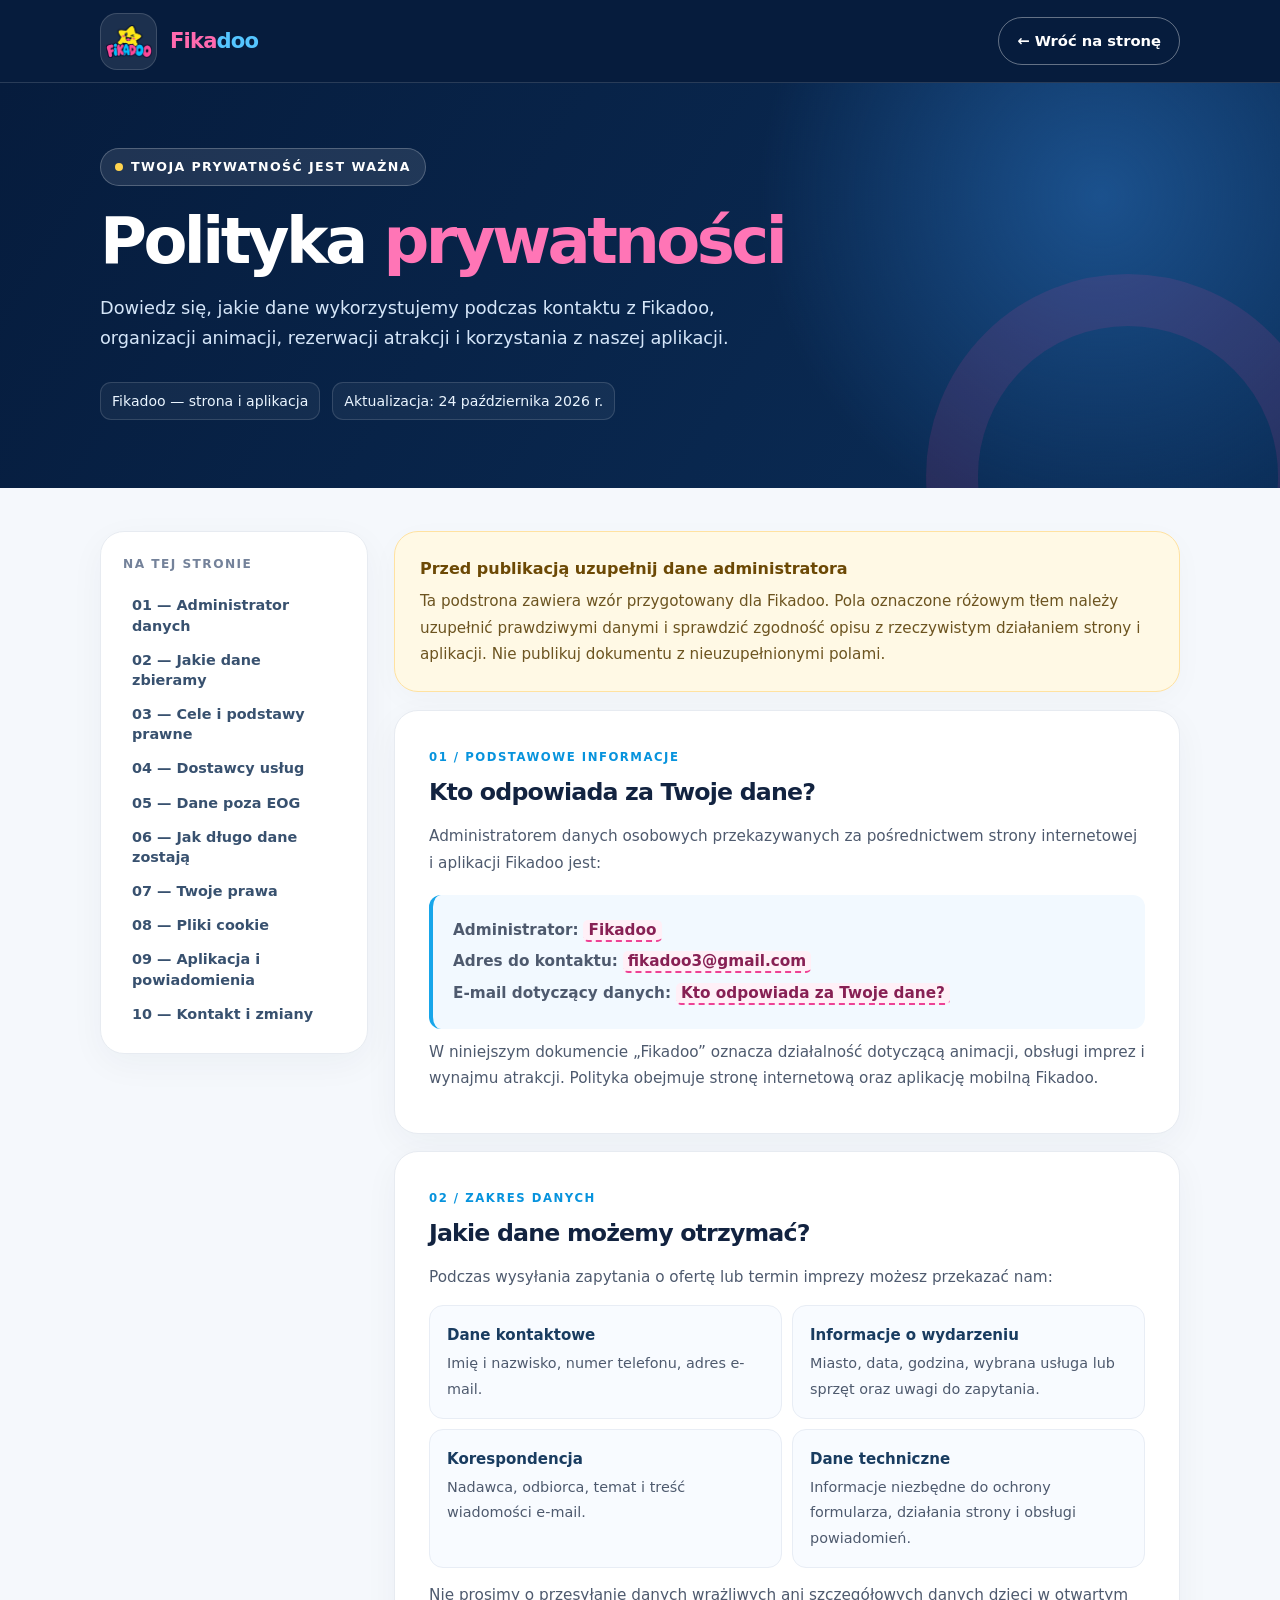
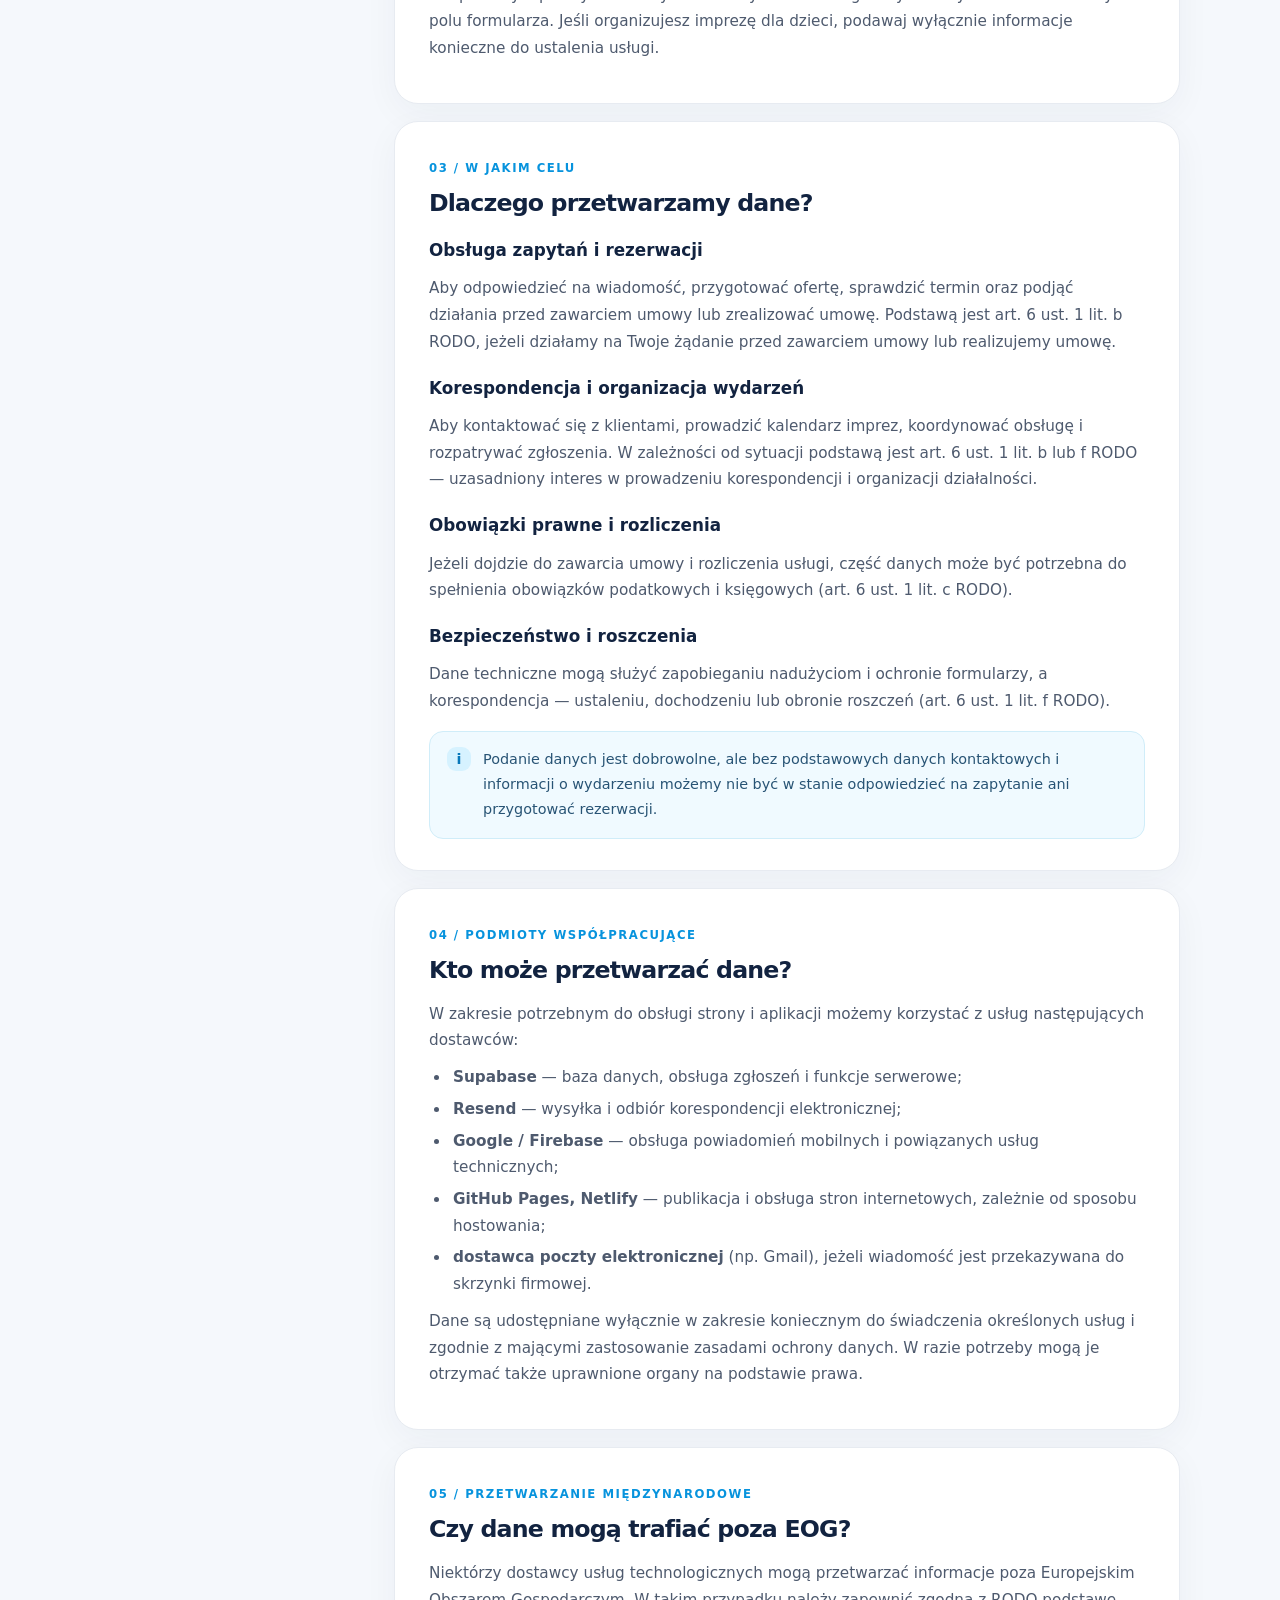
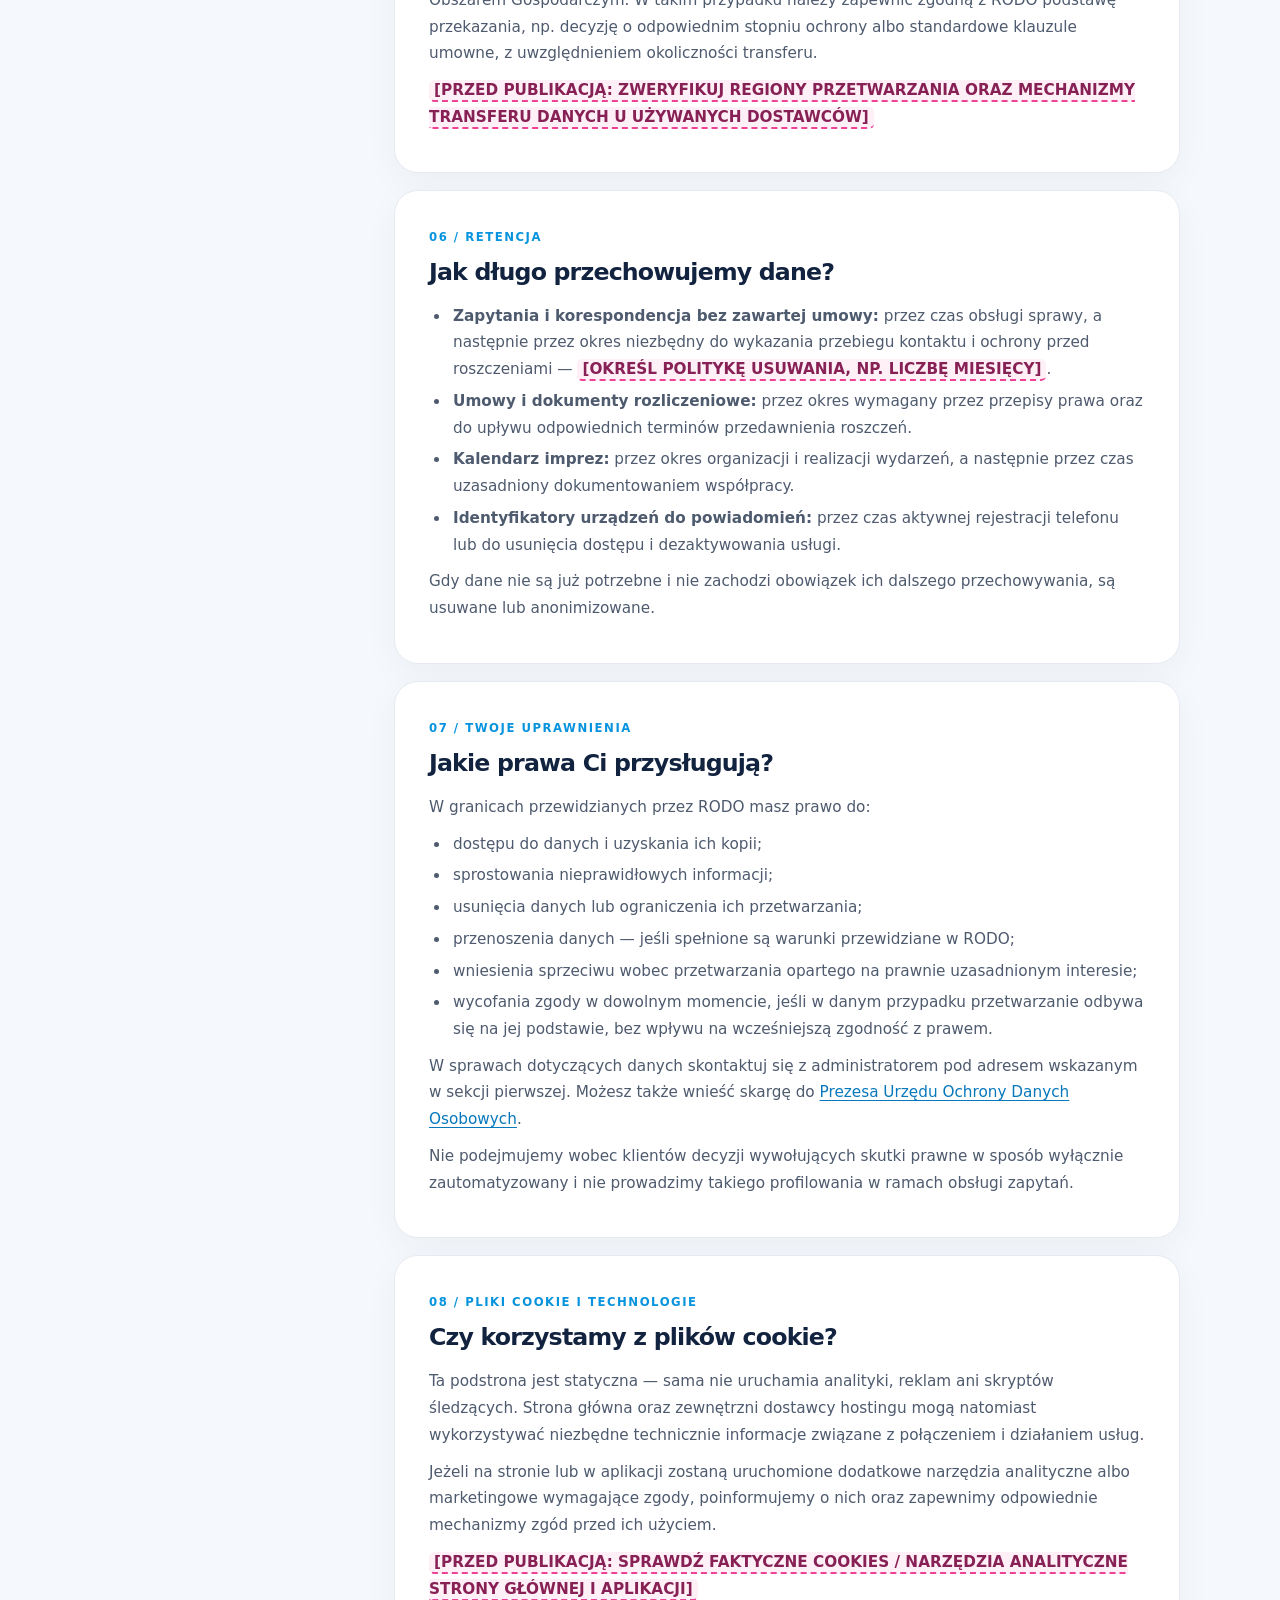
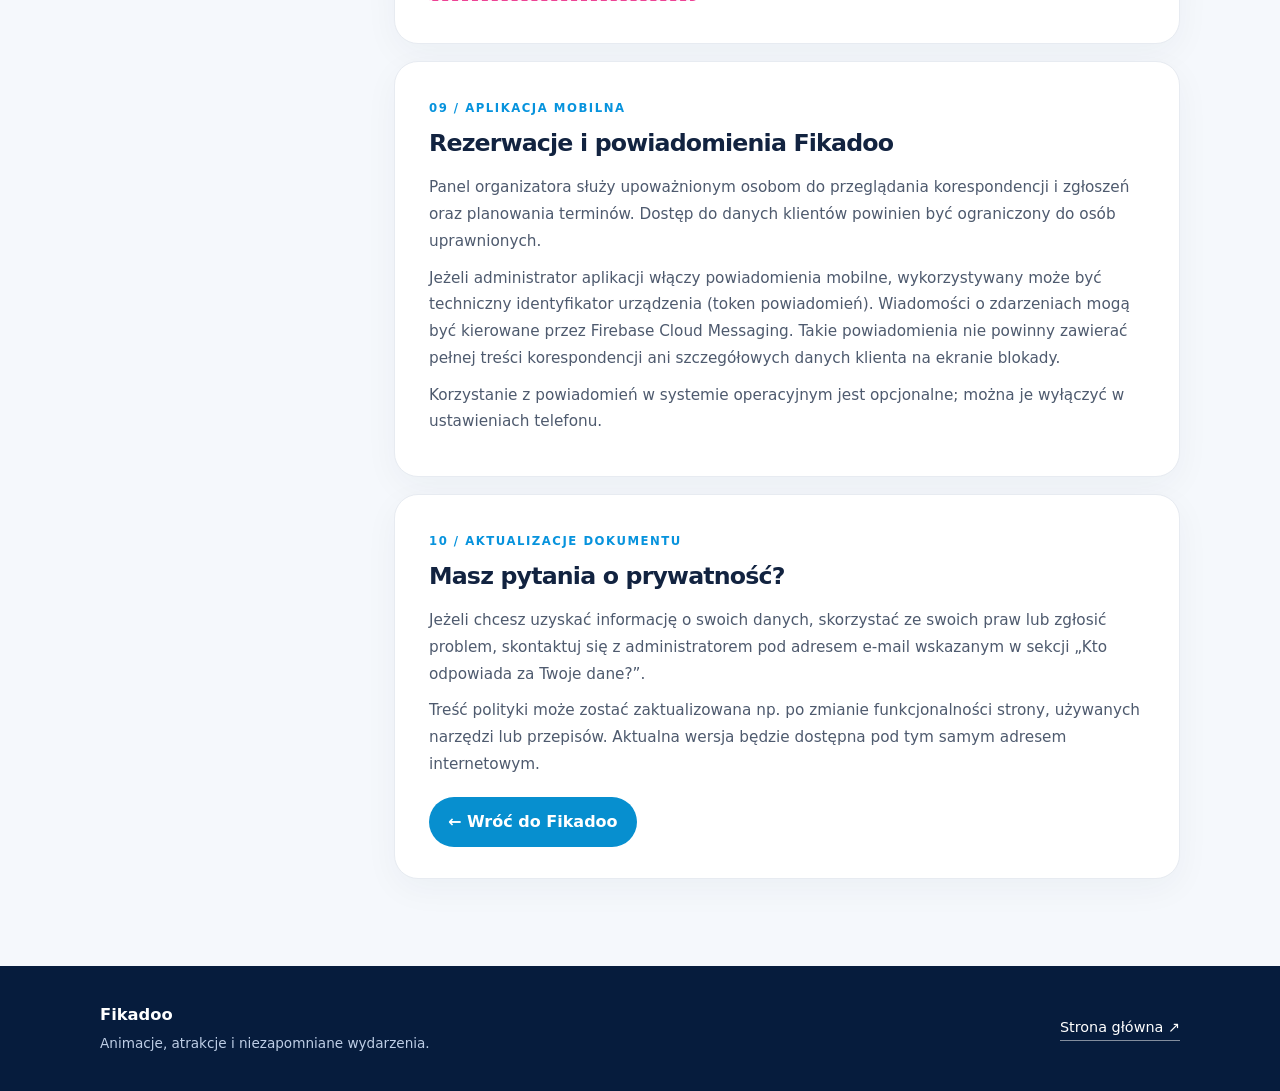
<file: site/polityka-prywatnosci.html>
<!doctype html>
<html lang="pl">
<head>
  <meta charset="utf-8">
  <meta name="viewport" content="width=device-width, initial-scale=1">
  <meta name="color-scheme" content="light">
  <meta name="theme-color" content="#061c3d">
  <meta name="description" content="Informacje o przetwarzaniu danych osobowych w serwisie i aplikacji Fikadoo: rezerwacje, zapytania, kontakt, poczta oraz prawa klientów.">
  <title>Polityka prywatności | Fikadoo</title>
  <style>
    :root{--navy:#061c3d;--navy2:#0b2e59;--ink:#122340;--muted:#59677f;--blue:#17a6ea;--pink:#ee4295;--yellow:#ffd44f;--sky:#ecf8ff;--line:#e7ebf1;--paper:#fff;--radius:24px;}
    *{box-sizing:border-box}
    html{scroll-behavior:smooth;scroll-padding-top:32px}
    body{margin:0;color:var(--ink);background:#f5f8fc;font-family:Inter,ui-sans-serif,system-ui,-apple-system,"Segoe UI",Roboto,Arial,sans-serif;line-height:1.75;}
    a{color:#0878bc;text-underline-offset:3px}a:focus-visible{outline:3px solid #ffc83a;outline-offset:4px;border-radius:4px}
    .wrap{max-width:1130px;margin:auto;padding:0 25px}
    .sitebar{background:var(--navy);color:#fff;border-bottom:1px solid #ffffff24}
    .sitebar .wrap{min-height:82px;display:flex;align-items:center;justify-content:space-between;gap:16px}
    .brand{display:flex;align-items:center;gap:13px;color:white;text-decoration:none;font-size:1.32rem;font-weight:900;letter-spacing:-.04em}
    .brand .logo-icon{background:#ffffff17;border:1px solid #ffffff25;width:57px;height:57px;display:grid;place-items:center;border-radius:17px;overflow:hidden}
    .brand img{width:56px;height:56px;object-fit:contain;padding:5px}
    .brand strong{font-weight:900}.brand .pink{color:#ff6aaf}.brand .blue{color:#55c5ff}
    .back{padding:10px 18px;border:1px solid #ffffff60;color:white;text-decoration:none;border-radius:999px;font-weight:700;font-size:.92rem;transition:background .2s}
    .back:hover{background:#ffffff1a}
    .hero{background:radial-gradient(circle at 86% 28%,#1b518d 0,transparent 30%),linear-gradient(122deg,var(--navy),var(--navy2));color:white;overflow:hidden;position:relative}
    .hero:after{content:"";width:300px;height:300px;border:52px solid #ed409620;border-radius:50%;position:absolute;right:-50px;bottom:-190px;pointer-events:none}
    .hero .wrap{padding-top:65px;padding-bottom:68px;position:relative;z-index:1}
    .pill{display:inline-flex;align-items:center;gap:8px;border-radius:999px;padding:7px 14px;background:#ffffff1a;color:#fff;border:1px solid #ffffff3a;font-size:.79rem;text-transform:uppercase;letter-spacing:.11em;font-weight:800}
    .pill .dot{width:8px;height:8px;border-radius:50%;background:var(--yellow)}
    h1{font-size:clamp(2.35rem,5vw,4.05rem);line-height:1.08;letter-spacing:-.055em;margin:21px 0 17px;max-width:770px}
    .hero p{font-size:1.11rem;line-height:1.7;max-width:700px;color:#d5e6f9;margin:0}
    .tags{display:flex;flex-wrap:wrap;gap:12px;margin-top:28px;color:#eaf5ff;font-size:.88rem}
    .tags span{padding:6px 11px;background:#ffffff0d;border:1px solid #ffffff23;border-radius:11px}
    .content{display:grid;grid-template-columns:268px minmax(0,1fr);gap:26px;align-items:start;padding-top:43px;padding-bottom:70px}
    .nav{background:white;border:1px solid var(--line);border-radius:var(--radius);padding:22px;position:sticky;top:20px;box-shadow:0 10px 35px #0a2b4d0b}
    .nav-title{font-size:.76rem;letter-spacing:.12em;color:#74829a;font-weight:900;text-transform:uppercase;margin-bottom:13px}
    .nav a{display:block;border-radius:10px;color:#38516f;text-decoration:none;font-size:.90rem;font-weight:650;padding:7px 9px;line-height:1.4}
    .nav a:hover{background:#edf8ff;color:#047fc1}
    .paper{min-width:0}
    .alert{border-radius:var(--radius);background:#fff9e5;border:1px solid #ffe2a1;padding:23px 25px;margin-bottom:18px;box-shadow:0 8px 30px #141f3507}
    .alert b{display:block;margin-bottom:5px;color:#6c4905}
    .alert p{margin:0;color:#6c5420;font-size:.95rem}
    .section{background:white;border:1px solid var(--line);border-radius:var(--radius);padding:31px 34px;margin-bottom:17px;box-shadow:0 10px 35px #0a2b4d0b}
    .num{font-size:.73rem;font-weight:900;letter-spacing:.13em;color:#0793dd;text-transform:uppercase}
    h2{font-size:1.48rem;letter-spacing:-.035em;line-height:1.27;margin:7px 0 16px}
    h3{font-size:1.05rem;margin:18px 0 5px}
    .section p,.section li{font-size:.955rem;color:#4e5a6e}
    .section p{margin:10px 0}
    .section ul{padding-left:21px;margin:10px 0}
    .section li{padding-left:3px;margin:5px 0}
    .ident{background:#f2f9ff;padding:17px 20px;border-left:4px solid var(--blue);border-radius:12px;margin-top:18px}
    .ident p{margin:5px 0}
    .todo{display:inline;border-bottom:2px dashed #ed4295;background:#fff0f7;color:#872054;font-weight:750;padding:1px 5px;border-radius:5px}
    .grid{display:grid;grid-template-columns:repeat(2,1fr);gap:10px;margin:14px 0}
    .minicard{padding:16px 17px;border:1px solid #e8edf5;background:#f8fbff;border-radius:14px}
    .minicard b{display:block;font-size:.94rem;margin-bottom:3px;color:#193c60}.minicard p{margin:0;font-size:.9rem}
    .notice{display:flex;align-items:flex-start;gap:12px;padding:15px 17px;border:1px solid #d0edf9;background:#f0faff;border-radius:14px;margin-top:16px;color:#285475;font-size:.90rem}
    .notice .bullet{width:24px;height:24px;flex:0 0 24px;background:#d6f2ff;color:#0878ba;border-radius:9px;display:grid;place-items:center;font-weight:800}
    .faq{font-weight:800;color:var(--navy)}
    .foot{background:var(--navy);color:#dae9ff;padding:35px 0}
    .foot .wrap{display:flex;align-items:center;justify-content:space-between;gap:20px;flex-wrap:wrap}
    .foot strong{color:white;font-size:1.02rem}.foot p{margin:3px 0 0;font-size:.85rem;opacity:.87}.foot a{color:white;text-decoration:none;border-bottom:1px solid #ffffff80;font-size:.9rem}
    @media(max-width:850px){.content{grid-template-columns:1fr;gap:16px;padding-top:24px}.nav{position:static}.nav a{display:inline-block;padding:6px 11px;margin:1px;background:#f2f7fd}.nav-title{margin-bottom:9px}}
    @media(max-width:560px){.wrap{padding:0 16px}.sitebar .wrap{min-height:70px}.brand{font-size:1.07rem}.brand .logo-icon{width:47px;height:47px}.brand img{width:47px;height:47px}.back{padding:8px 12px;font-size:.8rem}.hero .wrap{padding-top:47px;padding-bottom:49px}.hero p{font-size:1rem}.content{padding-bottom:40px}.section{padding:23px 21px;border-radius:19px}.alert{padding:20px}.grid{grid-template-columns:1fr}h2{font-size:1.32rem}}
    @media print{.sitebar,.nav,.back,.tags,.alert{display:none!important}.hero{color:#122340;background:white}.hero p{color:#4e5a6e}.hero .wrap{padding:5px 0 14px}.content{display:block;padding:0}.section{box-shadow:none;break-inside:avoid;border-color:#ddd;margin-bottom:10px}.wrap{max-width:100%;padding:0}a{color:#124e77}.foot{color:#333;background:#fff}}
    @media(prefers-reduced-motion:reduce){html{scroll-behavior:auto}*{transition:none!important}}
  </style>
</head>
<body>
  <header class="sitebar">
    <div class="wrap">
      <a class="brand" href="./index.html" aria-label="Fikadoo — strona główna">
        <span class="logo-icon"><img src="[data-uri]" alt=""></span>
        <strong><span class="pink">Fika</span><span class="blue">doo</span></strong>
      </a>
      <a class="back" href="./index.html">← Wróć na stronę</a>
    </div>
  </header>
  <main>
    <div class="hero"><div class="wrap">
      <span class="pill"><span class="dot"></span> Twoja prywatność jest ważna</span>
      <h1>Polityka <span style="color:#ff75b6">prywatności</span></h1>
      <p>Dowiedz się, jakie dane wykorzystujemy podczas kontaktu z Fikadoo, organizacji animacji, rezerwacji atrakcji i korzystania z naszej aplikacji.</p>
      <div class="tags"><span>Fikadoo — strona i aplikacja</span><span>Aktualizacja: 24 października 2026 r.</span></div>
    </div></div>
    <div class="wrap content">
      <aside class="nav" aria-label="Spis treści">
        <div class="nav-title">Na tej stronie</div>
        <a href="#administrator">01 — Administrator danych</a>
        <a href="#zakres">02 — Jakie dane zbieramy</a>
        <a href="#cele">03 — Cele i podstawy prawne</a>
        <a href="#odbiorcy">04 — Dostawcy usług</a>
        <a href="#transfery">05 — Dane poza EOG</a>
        <a href="#okres">06 — Jak długo dane zostają</a>
        <a href="#prawa">07 — Twoje prawa</a>
        <a href="#cookies">08 — Pliki cookie</a>
        <a href="#aplikacja">09 — Aplikacja i powiadomienia</a>
        <a href="#kontakt">10 — Kontakt i zmiany</a>
      </aside>
      <div class="paper">
        <div class="alert" role="note"><b>Przed publikacją uzupełnij dane administratora</b><p>Ta podstrona zawiera wzór przygotowany dla Fikadoo. Pola oznaczone różowym tłem należy uzupełnić prawdziwymi danymi i sprawdzić zgodność opisu z rzeczywistym działaniem strony i aplikacji. Nie publikuj dokumentu z nieuzupełnionymi polami.</p></div>
        <section class="section" id="administrator"><span class="num">01 / Podstawowe informacje</span><h2>Kto odpowiada za Twoje dane?</h2>
          <p>Administratorem danych osobowych przekazywanych za pośrednictwem strony internetowej i aplikacji Fikadoo jest:</p>
          <div class="ident"><p><strong>Administrator:</strong> <span class="todo">Fikadoo</span></p>
          <p><strong>Adres do kontaktu:</strong> <span class="todo">fikadoo3@gmail.com</span></p>
          <p><strong>E-mail dotyczący danych:</strong> <span class="todo">Kto odpowiada za Twoje dane?</span></p></div>
          <p>W niniejszym dokumencie „Fikadoo” oznacza działalność dotyczącą animacji, obsługi imprez i wynajmu atrakcji. Polityka obejmuje stronę internetową oraz aplikację mobilną Fikadoo.</p>
        </section>
        <section class="section" id="zakres"><span class="num">02 / Zakres danych</span><h2>Jakie dane możemy otrzymać?</h2>
          <p>Podczas wysyłania zapytania o ofertę lub termin imprezy możesz przekazać nam:</p>
          <div class="grid">
            <div class="minicard"><b>Dane kontaktowe</b><p>Imię i nazwisko, numer telefonu, adres e-mail.</p></div>
            <div class="minicard"><b>Informacje o wydarzeniu</b><p>Miasto, data, godzina, wybrana usługa lub sprzęt oraz uwagi do zapytania.</p></div>
            <div class="minicard"><b>Korespondencja</b><p>Nadawca, odbiorca, temat i treść wiadomości e-mail.</p></div>
            <div class="minicard"><b>Dane techniczne</b><p>Informacje niezbędne do ochrony formularza, działania strony i obsługi powiadomień.</p></div>
          </div>
          <p>Nie prosimy o przesyłanie danych wrażliwych ani szczegółowych danych dzieci w otwartym polu formularza. Jeśli organizujesz imprezę dla dzieci, podawaj wyłącznie informacje konieczne do ustalenia usługi.</p>
        </section>
        <section class="section" id="cele"><span class="num">03 / W jakim celu</span><h2>Dlaczego przetwarzamy dane?</h2>
          <h3>Obsługa zapytań i rezerwacji</h3>
          <p>Aby odpowiedzieć na wiadomość, przygotować ofertę, sprawdzić termin oraz podjąć działania przed zawarciem umowy lub zrealizować umowę. Podstawą jest art. 6 ust. 1 lit. b RODO, jeżeli działamy na Twoje żądanie przed zawarciem umowy lub realizujemy umowę.</p>
          <h3>Korespondencja i organizacja wydarzeń</h3>
          <p>Aby kontaktować się z klientami, prowadzić kalendarz imprez, koordynować obsługę i rozpatrywać zgłoszenia. W zależności od sytuacji podstawą jest art. 6 ust. 1 lit. b lub f RODO — uzasadniony interes w prowadzeniu korespondencji i organizacji działalności.</p>
          <h3>Obowiązki prawne i rozliczenia</h3>
          <p>Jeżeli dojdzie do zawarcia umowy i rozliczenia usługi, część danych może być potrzebna do spełnienia obowiązków podatkowych i księgowych (art. 6 ust. 1 lit. c RODO).</p>
          <h3>Bezpieczeństwo i roszczenia</h3>
          <p>Dane techniczne mogą służyć zapobieganiu nadużyciom i ochronie formularzy, a korespondencja — ustaleniu, dochodzeniu lub obronie roszczeń (art. 6 ust. 1 lit. f RODO).</p>
          <div class="notice"><span class="bullet">i</span><span>Podanie danych jest dobrowolne, ale bez podstawowych danych kontaktowych i informacji o wydarzeniu możemy nie być w stanie odpowiedzieć na zapytanie ani przygotować rezerwacji.</span></div>
        </section>
        <section class="section" id="odbiorcy"><span class="num">04 / Podmioty współpracujące</span><h2>Kto może przetwarzać dane?</h2>
          <p>W zakresie potrzebnym do obsługi strony i aplikacji możemy korzystać z usług następujących dostawców:</p>
          <ul>
            <li><strong>Supabase</strong> — baza danych, obsługa zgłoszeń i funkcje serwerowe;</li>
            <li><strong>Resend</strong> — wysyłka i odbiór korespondencji elektronicznej;</li>
            <li><strong>Google / Firebase</strong> — obsługa powiadomień mobilnych i powiązanych usług technicznych;</li>
            <li><strong>GitHub Pages, Netlify</strong> — publikacja i obsługa stron internetowych, zależnie od sposobu hostowania;</li>
            <li><strong>dostawca poczty elektronicznej</strong> (np. Gmail), jeżeli wiadomość jest przekazywana do skrzynki firmowej.</li>
          </ul>
          <p>Dane są udostępniane wyłącznie w zakresie koniecznym do świadczenia określonych usług i zgodnie z mającymi zastosowanie zasadami ochrony danych. W razie potrzeby mogą je otrzymać także uprawnione organy na podstawie prawa.</p>
        </section>
        <section class="section" id="transfery"><span class="num">05 / Przetwarzanie międzynarodowe</span><h2>Czy dane mogą trafiać poza EOG?</h2>
          <p>Niektórzy dostawcy usług technologicznych mogą przetwarzać informacje poza Europejskim Obszarem Gospodarczym. W takim przypadku należy zapewnić zgodną z RODO podstawę przekazania, np. decyzję o odpowiednim stopniu ochrony albo standardowe klauzule umowne, z uwzględnieniem okoliczności transferu.</p>
          <p><span class="todo">[PRZED PUBLIKACJĄ: ZWERYFIKUJ REGIONY PRZETWARZANIA ORAZ MECHANIZMY TRANSFERU DANYCH U UŻYWANYCH DOSTAWCÓW]</span></p>
        </section>
        <section class="section" id="okres"><span class="num">06 / Retencja</span><h2>Jak długo przechowujemy dane?</h2>
          <ul>
            <li><strong>Zapytania i korespondencja bez zawartej umowy:</strong> przez czas obsługi sprawy, a następnie przez okres niezbędny do wykazania przebiegu kontaktu i ochrony przed roszczeniami — <span class="todo">[OKREŚL POLITYKĘ USUWANIA, NP. LICZBĘ MIESIĘCY]</span>.</li>
            <li><strong>Umowy i dokumenty rozliczeniowe:</strong> przez okres wymagany przez przepisy prawa oraz do upływu odpowiednich terminów przedawnienia roszczeń.</li>
            <li><strong>Kalendarz imprez:</strong> przez okres organizacji i realizacji wydarzeń, a następnie przez czas uzasadniony dokumentowaniem współpracy.</li>
            <li><strong>Identyfikatory urządzeń do powiadomień:</strong> przez czas aktywnej rejestracji telefonu lub do usunięcia dostępu i dezaktywowania usługi.</li>
          </ul>
          <p>Gdy dane nie są już potrzebne i nie zachodzi obowiązek ich dalszego przechowywania, są usuwane lub anonimizowane.</p>
        </section>
        <section class="section" id="prawa"><span class="num">07 / Twoje uprawnienia</span><h2>Jakie prawa Ci przysługują?</h2>
          <p>W granicach przewidzianych przez RODO masz prawo do:</p>
          <ul>
            <li>dostępu do danych i uzyskania ich kopii;</li>
            <li>sprostowania nieprawidłowych informacji;</li>
            <li>usunięcia danych lub ograniczenia ich przetwarzania;</li>
            <li>przenoszenia danych — jeśli spełnione są warunki przewidziane w RODO;</li>
            <li>wniesienia sprzeciwu wobec przetwarzania opartego na prawnie uzasadnionym interesie;</li>
            <li>wycofania zgody w dowolnym momencie, jeśli w danym przypadku przetwarzanie odbywa się na jej podstawie, bez wpływu na wcześniejszą zgodność z prawem.</li>
          </ul>
          <p>W sprawach dotyczących danych skontaktuj się z administratorem pod adresem wskazanym w sekcji pierwszej. Możesz także wnieść skargę do <a href="https://uodo.gov.pl/" target="_blank" rel="noopener noreferrer">Prezesa Urzędu Ochrony Danych Osobowych</a>.</p>
          <p>Nie podejmujemy wobec klientów decyzji wywołujących skutki prawne w sposób wyłącznie zautomatyzowany i nie prowadzimy takiego profilowania w ramach obsługi zapytań.</p>
        </section>
        <section class="section" id="cookies"><span class="num">08 / Pliki cookie i technologie</span><h2>Czy korzystamy z plików cookie?</h2>
          <p>Ta podstrona jest statyczna — sama nie uruchamia analityki, reklam ani skryptów śledzących. Strona główna oraz zewnętrzni dostawcy hostingu mogą natomiast wykorzystywać niezbędne technicznie informacje związane z połączeniem i działaniem usług.</p>
          <p>Jeżeli na stronie lub w aplikacji zostaną uruchomione dodatkowe narzędzia analityczne albo marketingowe wymagające zgody, poinformujemy o nich oraz zapewnimy odpowiednie mechanizmy zgód przed ich użyciem.</p>
          <p><span class="todo">[PRZED PUBLIKACJĄ: SPRAWDŹ FAKTYCZNE COOKIES / NARZĘDZIA ANALITYCZNE STRONY GŁÓWNEJ I APLIKACJI]</span></p>
        </section>
        <section class="section" id="aplikacja"><span class="num">09 / Aplikacja mobilna</span><h2>Rezerwacje i powiadomienia Fikadoo</h2>
          <p>Panel organizatora służy upoważnionym osobom do przeglądania korespondencji i zgłoszeń oraz planowania terminów. Dostęp do danych klientów powinien być ograniczony do osób uprawnionych.</p>
          <p>Jeżeli administrator aplikacji włączy powiadomienia mobilne, wykorzystywany może być techniczny identyfikator urządzenia (token powiadomień). Wiadomości o zdarzeniach mogą być kierowane przez Firebase Cloud Messaging. Takie powiadomienia nie powinny zawierać pełnej treści korespondencji ani szczegółowych danych klienta na ekranie blokady.</p>
          <p>Korzystanie z powiadomień w systemie operacyjnym jest opcjonalne; można je wyłączyć w ustawieniach telefonu.</p>
        </section>
        <section class="section" id="kontakt"><span class="num">10 / Aktualizacje dokumentu</span><h2>Masz pytania o prywatność?</h2>
          <p>Jeżeli chcesz uzyskać informację o swoich danych, skorzystać ze swoich praw lub zgłosić problem, skontaktuj się z administratorem pod adresem e-mail wskazanym w sekcji „Kto odpowiada za Twoje dane?”.</p>
          <p>Treść polityki może zostać zaktualizowana np. po zmianie funkcjonalności strony, używanych narzędzi lub przepisów. Aktualna wersja będzie dostępna pod tym samym adresem internetowym.</p>
          <a href="./index.html" style="display:inline-block;margin-top:9px;padding:11px 19px;background:#078fcf;border-radius:999px;color:white;font-weight:750;text-decoration:none">← Wróć do Fikadoo</a>
        </section>
      </div>
    </div>
  </main>
  <footer class="foot"><div class="wrap"><div><strong>Fikadoo</strong><p>Animacje, atrakcje i niezapomniane wydarzenia.</p></div><a href="./index.html">Strona główna ↗</a></div></footer>
</body>
</html>
</file>
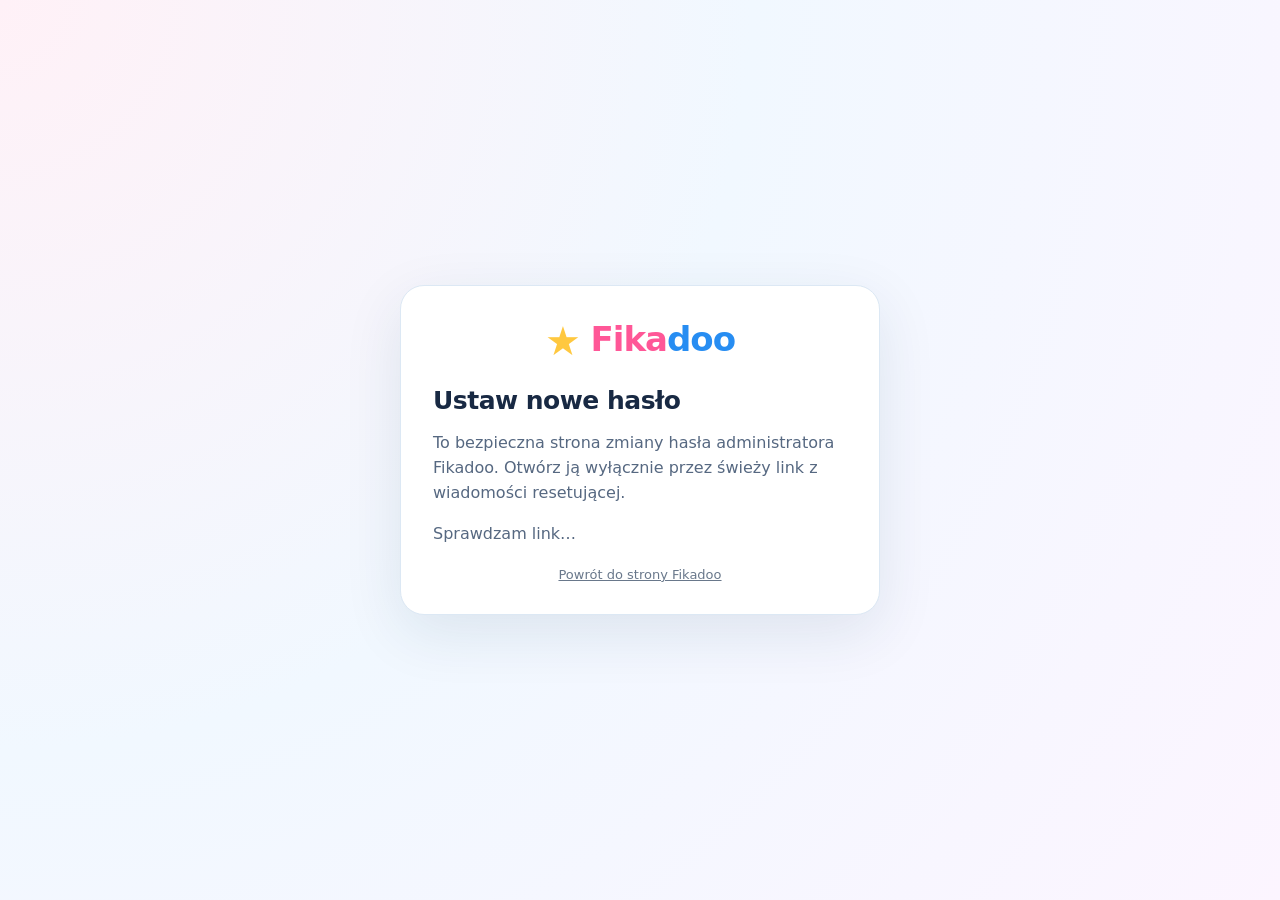
<file: site/reset-hasla.html>
<!DOCTYPE html>
<html lang="pl">
<head>
<meta charset="utf-8">
<meta name="viewport" content="width=device-width,initial-scale=1">
<meta name="robots" content="noindex,nofollow,noarchive">
<meta name="referrer" content="no-referrer">
<meta http-equiv="Cache-Control" content="no-store">
<title>Ustaw nowe hasło — Fikadoo</title>
<style>
:root{color-scheme:light;font-family:system-ui,-apple-system,"Segoe UI",sans-serif}
*{box-sizing:border-box}body{margin:0;background:radial-gradient(circle at top left,#fff1f7,#f1f8ff 48%,#fcf5ff);color:#182943;min-height:100vh;display:grid;place-items:center;padding:24px}
main{background:white;max-width:480px;width:100%;border:1px solid #dce8f4;border-radius:24px;padding:32px;box-shadow:0 18px 60px #18325519}
.logo{text-align:center;font-size:34px;font-weight:900;letter-spacing:-1px}.logo .pink{color:#ff5797}.logo .blue{color:#278df2}.star{color:#ffc83f;font-size:40px;vertical-align:middle}
h1{font-size:25px;letter-spacing:-.5px;margin:22px 0 8px}p{line-height:1.55;color:#566881}label{display:block;font-weight:650;margin:18px 0 6px}
input{display:block;width:100%;font:inherit;padding:13px;border:1px solid #b7c9e1;border-radius:12px;outline-offset:3px}
button{background:#248af3;color:white;border:0;border-radius:12px;padding:14px 16px;font:inherit;font-weight:750;width:100%;margin-top:20px;cursor:pointer}button:disabled{opacity:.55;cursor:wait}
#message{padding:12px 14px;margin-top:16px;border-radius:10px;display:none;white-space:pre-wrap;line-height:1.5}
#message.error{display:block;background:#fff0f2;color:#9a2341}#message.success{display:block;background:#ecfbf4;color:#176747}
a{color:#0878d2}.footer{display:block;text-align:center;font-size:13px;margin-top:20px;color:#69788b}
[hidden]{display:none!important}
</style>
</head>
<body>
<main>
<div class="logo"><span class="star">★</span> <span class="pink">Fika</span><span class="blue">doo</span></div>
<h1>Ustaw nowe hasło</h1>
<p>To bezpieczna strona zmiany hasła administratora Fikadoo. Otwórz ją wyłącznie przez świeży link z wiadomości resetującej.</p>
<p id="status">Sprawdzam link…</p>
<form id="reset" hidden>
<label for="password">Nowe hasło</label>
<input id="password" type="password" minlength="12" required autocomplete="new-password" placeholder="Co najmniej 12 znaków">
<label for="confirm">Powtórz nowe hasło</label>
<input id="confirm" type="password" minlength="12" required autocomplete="new-password">
<button id="save" type="submit">Zapisz nowe hasło</button>
</form>
<div id="message" role="status" aria-live="polite"></div>
<a class="footer" href="./index.html">Powrót do strony Fikadoo</a>
</main>
<script type="module">
import { createClient } from 'https://esm.sh/@supabase/supabase-js@2.57.0';
const status = document.getElementById('status');
const form = document.getElementById('reset');
const message = document.getElementById('message');
const button = document.getElementById('save');
function show(text, kind='error') {message.textContent=text;message.className=kind;}
const frag=new URLSearchParams(location.hash.startsWith('#')?location.hash.slice(1):location.hash);
// Remove sensitive access tokens from the address bar before anything else is displayed.
if(location.hash)history.replaceState(null,'',location.pathname);
const sb=createClient('https://unsxjhdpujpdjgswgurl.supabase.co','sb_publishable_08sRSSz12rhzF5OUtQTY_w_QogZObbW',{auth:{persistSession:false,autoRefreshToken:false,detectSessionInUrl:false}});
const access=frag.get('access_token');
const refresh=frag.get('refresh_token');
if(frag.get('error') || frag.get('error_description')){
 status.textContent='Link jest nieprawidłowy lub wygasł.';
 show('Wróć do Fikadoo i poproś o nowy link resetujący.');
}else if(frag.get('type')!=='recovery'||!access||!refresh){
 status.textContent='Nie znaleziono poprawnego linku resetującego.';
 show('Nie otwieraj tej strony ręcznie. W Fikadoo wybierz „Nie pamiętasz hasła?” i kliknij link z otrzymanego e-maila.');
}else{
 try{
  const {error:sessionError}=await sb.auth.setSession({access_token:access,refresh_token:refresh});
  if(sessionError)throw sessionError;
  const {data,error:userError}=await sb.auth.getUser();
  if(userError||!data.user)throw (userError||new Error('Brak zweryfikowanego konta'));
  status.textContent='Link zweryfikowany. Wpisz nowe hasło poniżej.';
  form.hidden=false;
 }catch(e){status.textContent='Nie udało się zweryfikować linku.';show('Link mógł wygasnąć lub został już wykorzystany. Poproś o nowy link resetujący.');}
}
form.addEventListener('submit',async(ev)=>{
 ev.preventDefault();
 const pass=document.getElementById('password').value;
 const confirm=document.getElementById('confirm').value;
 if(pass.length<12||!/[a-z]/.test(pass)||!/[A-Z]/.test(pass)||!/[0-9]/.test(pass)){
  show('Hasło musi mieć minimum 12 znaków, małą literę, wielką literę i cyfrę.');return;
 }
 if(pass!==confirm){show('Hasła muszą być identyczne.');return;}
 button.disabled=true;message.style.display='none';
 try{
  const {error}=await sb.auth.updateUser({password:pass});
  if(error)throw error;
  await sb.auth.signOut({scope:'local'});
  form.hidden=true;status.textContent='Hasło zostało zmienione.';
  show('Gotowe! Otwórz aplikację Fikadoo i zaloguj się nowym hasłem.','success');
 }catch(e){show('Nie udało się zmienić hasła. Link mógł wygasnąć. Spróbuj ponownie, korzystając z nowego linku.');button.disabled=false;}
});
</script>
</body></html>
</file>
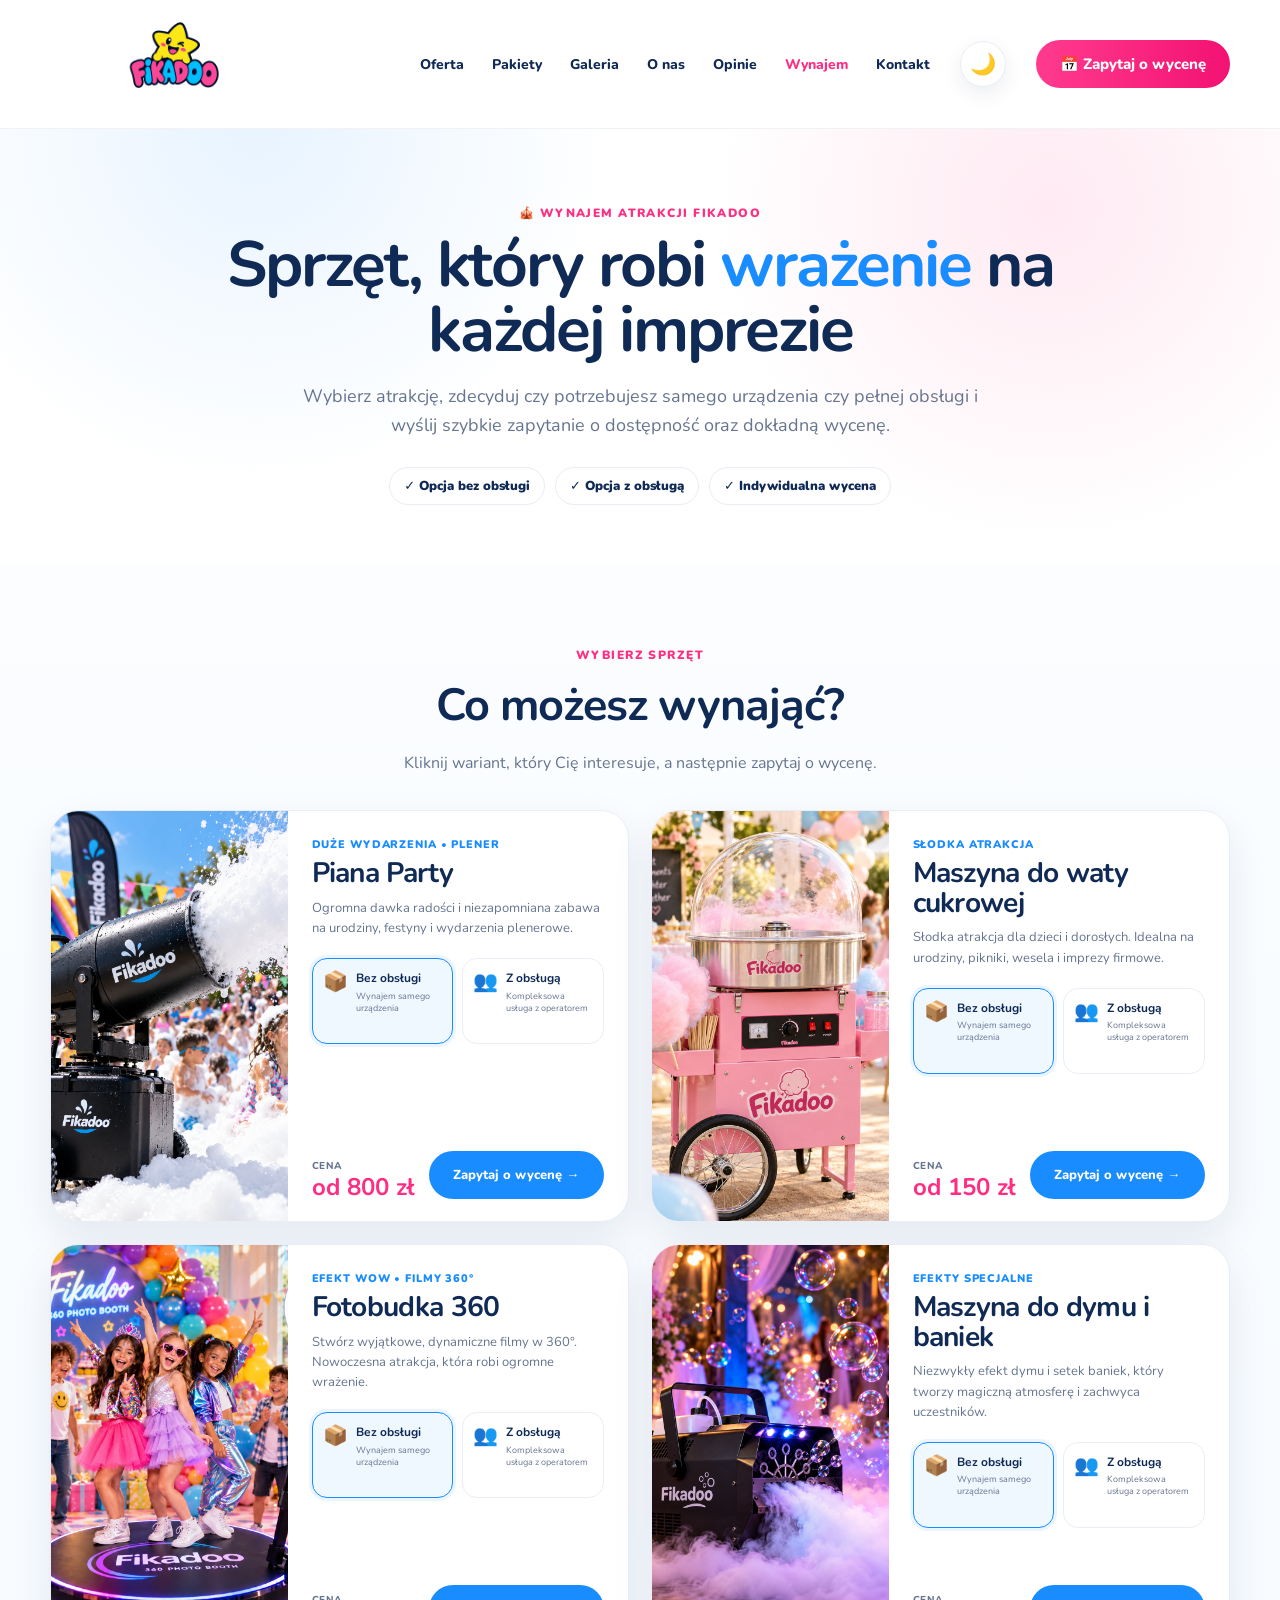
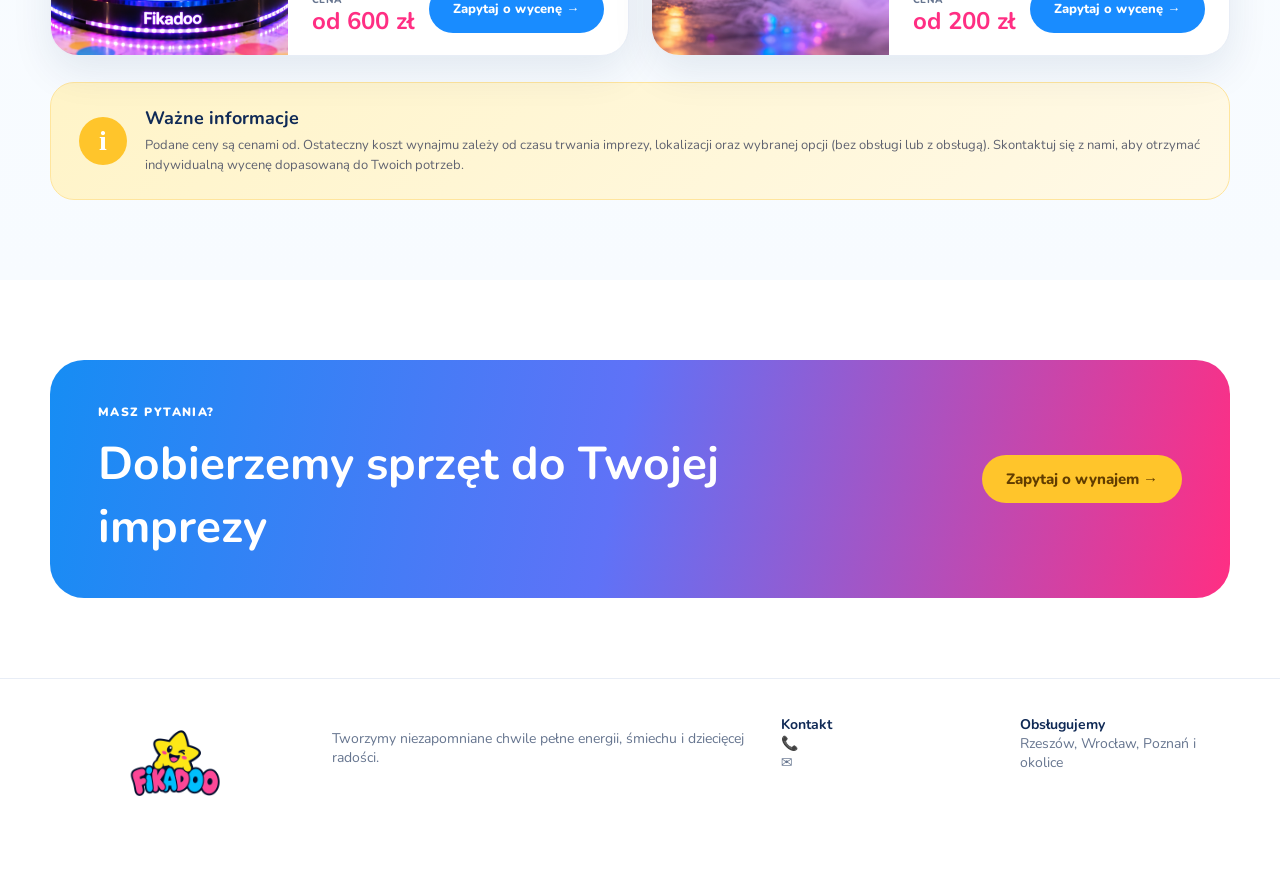
<file: site/wynajem.html>
<!DOCTYPE html>
<html lang="pl">
<head>
  <meta charset="utf-8" />
  <meta name="viewport" content="width=device-width, initial-scale=1.0" />
  <meta name="description" content="Wynajem sprzętu i atrakcji Fikadoo: piana party, wata cukrowa, fotobudka 360 oraz maszyna do dymu i baniek." />
  <link rel="icon" type="image/png" href="assets/logo.png" />
  <title>Wynajem sprzętu i atrakcji – Fikadoo</title>
  <link rel="preconnect" href="https://fonts.googleapis.com" />
  <link rel="preconnect" href="https://fonts.gstatic.com" crossorigin />
  <link href="https://fonts.googleapis.com/css2?family=Nunito:wght@400;600;700;800;900&display=swap" rel="stylesheet" />
  <link rel="stylesheet" href="css/style.css" />
</head>
<body>
  <header class="site-header">
    <div class="container nav-wrap">
      <a href="index.html#start" class="logo" aria-label="Fikadoo – strona główna">
        <img src="assets/logo.png" alt="Fikadoo" class="brand-logo" />
      </a>

      <button class="nav-toggle" type="button" aria-label="Otwórz menu" aria-expanded="false">☰</button>

      <nav class="main-nav">
        <a href="index.html#oferta">Oferta</a>
        <a href="index.html#pakiety">Pakiety</a>
        <a href="index.html#galeria">Galeria</a>
        <a href="index.html#onas">O nas</a>
        <a href="index.html#opinie">Opinie</a>
        <a class="nav-active" href="wynajem.html">Wynajem</a>
        <a href="index.html#kontakt">Kontakt</a>
        <button class="btn btn-pink nav-mobile-cta js-open-rental-general" type="button">📅 Zapytaj o wycenę</button>
      </nav>

      <button
        class="theme-toggle"
        id="themeToggle"
        type="button"
        aria-label="Włącz tryb ciemny"
        aria-pressed="false"
        title="Tryb ciemny"
      >
        <span class="theme-toggle-icon" aria-hidden="true">🌙</span>
      </button>

      <button class="btn btn-pink js-open-rental-general" type="button">📅 Zapytaj o wycenę</button>
    </div>
  </header>

  <main>
    <section class="rental-hero section" id="wynajem">
      <div class="container rental-hero-inner">
        <span class="eyebrow">🎪 Wynajem atrakcji Fikadoo</span>
        <h1>Sprzęt, który robi <span>wrażenie</span> na każdej imprezie</h1>
        <p>
          Wybierz atrakcję, zdecyduj czy potrzebujesz samego urządzenia czy pełnej obsługi
          i wyślij szybkie zapytanie o dostępność oraz dokładną wycenę.
        </p>
        <div class="rental-hero-badges">
          <span>✓ Opcja bez obsługi</span>
          <span>✓ Opcja z obsługą</span>
          <span>✓ Indywidualna wycena</span>
        </div>
      </div>
    </section>

    <section class="section section-soft rental-products-section">
      <div class="container">
        <div class="section-head rental-section-head">
          <span class="eyebrow">Wybierz sprzęt</span>
          <h2>Co możesz wynająć?</h2>
          <p>Kliknij wariant, który Cię interesuje, a następnie zapytaj o wycenę.</p>
        </div>

        <div class="rental-grid">
          <article class="rental-card" data-rental-card data-equipment="Piana Party" data-price="od 800 zł">
            <div class="rental-photo-wrap">
              <img src="assets/wynajem-piana.jpg" alt="Maszyna do Piana Party Fikadoo" class="rental-photo" />
            </div>
            <div class="rental-card-content">
              <span class="rental-kicker">Duże wydarzenia • plener</span>
              <h3>Piana Party</h3>
              <p>Ogromna dawka radości i niezapomniana zabawa na urodziny, festyny i wydarzenia plenerowe.</p>
              <div class="rental-options" aria-label="Wybierz wariant wynajmu Piana Party">
                <button class="rental-option is-active" type="button" data-mode="Bez obsługi">
                  <span class="rental-option-icon">📦</span>
                  <span><b>Bez obsługi</b><small>Wynajem samego urządzenia</small></span>
                </button>
                <button class="rental-option" type="button" data-mode="Z obsługą">
                  <span class="rental-option-icon">👥</span>
                  <span><b>Z obsługą</b><small>Kompleksowa usługa z operatorem</small></span>
                </button>
              </div>
              <div class="rental-card-bottom">
                <div class="rental-price"><small>Cena</small><strong>od 800 zł</strong></div>
                <button class="btn btn-blue rental-quote-btn" type="button">Zapytaj o wycenę →</button>
              </div>
            </div>
          </article>

          <article class="rental-card" data-rental-card data-equipment="Maszyna do waty cukrowej" data-price="od 150 zł">
            <div class="rental-photo-wrap">
              <img src="assets/wynajem-wata.jpg" alt="Maszyna do waty cukrowej Fikadoo" class="rental-photo" />
            </div>
            <div class="rental-card-content">
              <span class="rental-kicker">Słodka atrakcja</span>
              <h3>Maszyna do waty cukrowej</h3>
              <p>Słodka atrakcja dla dzieci i dorosłych. Idealna na urodziny, pikniki, wesela i imprezy firmowe.</p>
              <div class="rental-options" aria-label="Wybierz wariant wynajmu maszyny do waty cukrowej">
                <button class="rental-option is-active" type="button" data-mode="Bez obsługi">
                  <span class="rental-option-icon">📦</span>
                  <span><b>Bez obsługi</b><small>Wynajem samego urządzenia</small></span>
                </button>
                <button class="rental-option" type="button" data-mode="Z obsługą">
                  <span class="rental-option-icon">👥</span>
                  <span><b>Z obsługą</b><small>Kompleksowa usługa z operatorem</small></span>
                </button>
              </div>
              <div class="rental-card-bottom">
                <div class="rental-price"><small>Cena</small><strong>od 150 zł</strong></div>
                <button class="btn btn-blue rental-quote-btn" type="button">Zapytaj o wycenę →</button>
              </div>
            </div>
          </article>

          <article class="rental-card" data-rental-card data-equipment="Fotobudka 360" data-price="od 600 zł">
            <div class="rental-photo-wrap">
              <img src="assets/wynajem-360.jpg" alt="Fotobudka 360 Fikadoo" class="rental-photo" />
            </div>
            <div class="rental-card-content">
              <span class="rental-kicker">Efekt WOW • filmy 360°</span>
              <h3>Fotobudka 360</h3>
              <p>Stwórz wyjątkowe, dynamiczne filmy w 360°. Nowoczesna atrakcja, która robi ogromne wrażenie.</p>
              <div class="rental-options" aria-label="Wybierz wariant wynajmu fotobudki 360">
                <button class="rental-option is-active" type="button" data-mode="Bez obsługi">
                  <span class="rental-option-icon">📦</span>
                  <span><b>Bez obsługi</b><small>Wynajem samego urządzenia</small></span>
                </button>
                <button class="rental-option" type="button" data-mode="Z obsługą">
                  <span class="rental-option-icon">👥</span>
                  <span><b>Z obsługą</b><small>Kompleksowa usługa z operatorem</small></span>
                </button>
              </div>
              <div class="rental-card-bottom">
                <div class="rental-price"><small>Cena</small><strong>od 600 zł</strong></div>
                <button class="btn btn-blue rental-quote-btn" type="button">Zapytaj o wycenę →</button>
              </div>
            </div>
          </article>

          <article class="rental-card" data-rental-card data-equipment="Maszyna do dymu i baniek" data-price="od 200 zł">
            <div class="rental-photo-wrap">
              <img src="assets/wynajem-dym-banki.jpg" alt="Maszyna do dymu i baniek Fikadoo" class="rental-photo" />
            </div>
            <div class="rental-card-content">
              <span class="rental-kicker">Efekty specjalne</span>
              <h3>Maszyna do dymu i baniek</h3>
              <p>Niezwykły efekt dymu i setek baniek, który tworzy magiczną atmosferę i zachwyca uczestników.</p>
              <div class="rental-options" aria-label="Wybierz wariant wynajmu maszyny do dymu i baniek">
                <button class="rental-option is-active" type="button" data-mode="Bez obsługi">
                  <span class="rental-option-icon">📦</span>
                  <span><b>Bez obsługi</b><small>Wynajem samego urządzenia</small></span>
                </button>
                <button class="rental-option" type="button" data-mode="Z obsługą">
                  <span class="rental-option-icon">👥</span>
                  <span><b>Z obsługą</b><small>Kompleksowa usługa z operatorem</small></span>
                </button>
              </div>
              <div class="rental-card-bottom">
                <div class="rental-price"><small>Cena</small><strong>od 200 zł</strong></div>
                <button class="btn btn-blue rental-quote-btn" type="button">Zapytaj o wycenę →</button>
              </div>
            </div>
          </article>
        </div>

        <aside class="rental-info-box">
          <div class="rental-info-icon">i</div>
          <div>
            <h3>Ważne informacje</h3>
            <p>
              Podane ceny są cenami od. Ostateczny koszt wynajmu zależy od czasu trwania imprezy,
              lokalizacji oraz wybranej opcji (bez obsługi lub z obsługą). Skontaktuj się z nami,
              aby otrzymać indywidualną wycenę dopasowaną do Twoich potrzeb.
            </p>
          </div>
        </aside>
      </div>
    </section>

    <section class="section cta-section">
      <div class="container cta-box">
        <div>
          <span class="eyebrow light">Masz pytania?</span>
          <h2>Dobierzemy sprzęt do Twojej imprezy</h2>
        </div>
        <button class="btn btn-yellow js-open-rental-general" type="button">Zapytaj o wynajem →</button>
      </div>
    </section>
  </main>

  <footer class="footer">
    <div class="container footer-grid">
      <div class="logo footer-logo"><img alt="Fikadoo" class="brand-logo footer-brand-logo" src="assets/logo.png" /></div>
      <p>Tworzymy niezapomniane chwile pełne energii, śmiechu i dziecięcej radości.</p>
      <div><b>Kontakt</b><br />📞 <br />✉️ </div>
      <div><b>Obsługujemy</b><br />Rzeszów, Wrocław, Poznań i okolice</div>
    </div>
  </footer>

  <div class="modal" id="rentalModal" aria-hidden="true">
    <div class="modal-backdrop js-close-modal"></div>
    <div class="modal-dialog" role="dialog" aria-modal="true" aria-labelledby="rentalModalTitle">
      <button class="modal-close js-close-modal" type="button" aria-label="Zamknij">×</button>
      <span class="eyebrow">🎪 Wynajem Fikadoo</span>
      <h2 id="rentalModalTitle">Zapytaj o wycenę</h2>
      <p class="modal-intro" id="rentalModalIntro">Podaj kilka szczegółów, a przygotujemy indywidualną wycenę.</p>

      <form class="inquiry-form" data-form-type="rental">
        <input type="hidden" name="source" value="Wynajem sprzętu" />
        <input type="hidden" name="package" id="rentalPackageInput" value="Wynajem sprzętu" />
        <input type="hidden" name="event_type" value="Wynajem sprzętu / atrakcji" />

        <div class="rental-selected-summary" id="rentalSelectedSummary">Wybierz sprzęt na stronie.</div>

        <div class="form-grid two">
          <label>Imię i nazwisko<input autocomplete="name" name="name" required type="text" placeholder="Np. Anna Kowalska" /></label>
          <label>Telefon<input autocomplete="tel" name="phone" required type="tel" placeholder="Np. 600 123 456" /></label>
        </div>

        <label>E-mail<input autocomplete="email" name="email" required type="email" placeholder="twoj@email.pl" /></label>

        <div class="form-grid two">
          <label>Data wydarzenia<input name="date" required type="date" /></label>
          <label>Godzina<input name="time" required type="time" /></label>
        </div>

        <div class="form-grid two">
          <label>Planowany czas wynajmu
            <select name="duration">
              <option value="Do ustalenia">Do ustalenia</option>
              <option>1 godzina</option>
              <option>2 godziny</option>
              <option>3 godziny</option>
              <option>4 godziny</option>
              <option>5+ godzin</option>
              <option>Cały dzień</option>
            </select>
          </label>
          <label>Miejsce wydarzenia<input name="location" type="text" placeholder="Np. Rzeszów / plener / sala" /></label>
        </div>

        <label>Dodatkowe informacje<textarea name="message" rows="4" placeholder="Napisz np. jaki to rodzaj imprezy, ile osób przewidujesz i czego potrzebujesz..."></textarea></label>

        <label class="checkbox"><input required type="checkbox" /> <span>Wyrażam zgodę na kontakt w sprawie zapytania.</span></label>
        <button class="btn btn-pink full" type="submit">Wyślij zapytanie o wycenę</button>
        <p class="form-status" aria-live="polite"></p>
      </form>
    </div>
  </div>

  <script src="js/app.js"></script>
  <script src="js/wynajem.js"></script>
</body>
</html>
</file>
<file: site/css/style.css>
:root {
  --blue: #198cff;
  --blue-dark: #12356b;
  --pink: #ff2e83;
  --yellow: #ffc52b;
  --mint: #43c9a5;
  --purple: #8c59dc;
  --ink: #102a56;
  --muted: #66758f;
  --line: #e8edf6;
  --bg: #ffffff;
  --soft: #f8fbff;
  --radius: 22px;
  --shadow: 0 18px 50px rgba(27, 72, 133, 0.12);
}


/* =====================================================
   PODSTAWY
===================================================== */

* {
  box-sizing: border-box;
}

html {
  scroll-behavior: smooth;
}

body {
  margin: 0;
  font-family: "Nunito", system-ui, sans-serif;
  color: var(--ink);
  background: var(--bg);
}

img {
  max-width: 100%;
  display: block;
}

.container {
  width: min(1180px, calc(100% - 40px));
  margin-inline: auto;
}

.section {
  padding: 80px 0;
}

.section-soft {
  background: linear-gradient(
    180deg,
    #fbfdff 0%,
    #f7fbff 100%
  );
}


/* =====================================================
   HEADER
===================================================== */

.site-header {
  position: sticky;
  top: 0;
  z-index: 50;
  background: rgba(255, 255, 255, 0.93);
  backdrop-filter: blur(12px);
  border-bottom: 1px solid rgba(16, 42, 86, 0.06);
}

.nav-wrap {
  height: 128px;
  display: flex;
  align-items: center;
  gap: 30px;
}

.logo {
  text-decoration: none;
  display: flex;
  align-items: center;
  flex-shrink: 0;
}

.brand-logo {
  width: 250px;
  max-height: 114px;
  object-fit: contain;
}


/* STARE LOGO TEKSTOWE - może zostać */

.logo-main {
  font-weight: 900;
  font-size: 34px;
  letter-spacing: -4px;
}

.logo-main span:nth-child(1) {
  color: #0d8dff;
}

.logo-main span:nth-child(2) {
  color: #ff2e83;
}

.logo-main span:nth-child(3) {
  color: #ff9c20;
}

.logo-main span:nth-child(4) {
  color: #38b7f0;
}

.logo-main span:nth-child(5) {
  color: #ff4b8f;
}

.logo small {
  color: #1c83d8;
  font-weight: 900;
  letter-spacing: 6px;
  font-size: 10px;
  margin-top: 8px;
}


/* =====================================================
   MENU
===================================================== */

.main-nav {
  margin-left: auto;
  display: flex;
  gap: 28px;
}

.main-nav a {
  text-decoration: none;
  color: var(--ink);
  font-weight: 800;
  font-size: 14px;
}

.main-nav a:hover {
  color: var(--pink);
}

.nav-toggle {
  display: none;
  background: none;
  border: 0;
  font-size: 28px;
}


/* =====================================================
   PRZYCISKI
===================================================== */

.btn {
  border: 0;
  border-radius: 999px;
  padding: 14px 24px;
  font: 800 15px "Nunito", sans-serif;
  cursor: pointer;
  text-decoration: none;
  display: inline-flex;
  align-items: center;
  justify-content: center;
  gap: 8px;
  transition:
    0.2s transform,
    0.2s box-shadow;
}

.btn:hover {
  transform: translateY(-2px);
  box-shadow: 0 10px 24px rgba(16, 42, 86, 0.12);
}

.btn-blue {
  background: var(--blue);
  color: #fff;
}

.btn-pink {
  background: linear-gradient(
    90deg,
    #ff3b8e,
    #f31272
  );
  color: #fff;
}

.btn-yellow {
  background: var(--yellow);
  color: #613d00;
}

.btn-outline {
  background: #fff;
  color: var(--ink);
  border: 2px solid #ff79aa;
}

.full {
  width: 100%;
}


/* =====================================================
   HERO
===================================================== */

.hero {
  padding-top: 64px;
  overflow: hidden;
}

.hero-grid {
  display: grid;
  grid-template-columns: 1.05fr 1fr;
  gap: 60px;
  align-items: center;
}

.eyebrow {
  display: inline-flex;
  align-items: center;
  gap: 8px;
  text-transform: uppercase;
  letter-spacing: 0.12em;
  font-size: 12px;
  font-weight: 900;
  color: var(--pink);
  margin-bottom: 12px;
}

.hero h1 {
  font-size: clamp(42px, 5vw, 68px);
  line-height: 1.03;
  letter-spacing: -2.5px;
  margin: 0 0 22px;
}

.hero h1 span {
  color: var(--pink);
}

.hero h1 strong {
  color: var(--blue);
}

.hero p {
  color: var(--muted);
  font-size: 19px;
  line-height: 1.65;
  max-width: 640px;
}

.hero-actions {
  display: flex;
  gap: 12px;
  flex-wrap: wrap;
  margin: 28px 0;
}

.hero-badges {
  display: grid;
  grid-template-columns: repeat(3, 1fr);
  gap: 12px;
  margin-top: 30px;
}

.hero-badges div {
  border: 1px solid var(--line);
  border-radius: 18px;
  padding: 16px;
  background: #fff;
}

.hero-badges b {
  display: block;
  font-size: 14px;
}

.hero-badges span {
  display: block;
  font-size: 12px;
  color: var(--muted);
  margin-top: 3px;
}


/* =====================================================
   HERO - ZDJĘCIA
===================================================== */

.hero-visual {
  position: relative;
  min-height: 520px;
}

.blob {
  position: absolute;
  inset: 45px 0 30px 30px;
  background:
    radial-gradient(
      circle at 30% 20%,
      #ffe9f2,
      transparent 35%
    ),
    linear-gradient(
      135deg,
      #e3f3ff,
      #d5eaff
    );
  border-radius:
    38% 62% 60% 40% /
    43% 38% 62% 57%;
  transform: rotate(-4deg);
}

.photo-card {
  position: absolute;
  background: #fff;
  padding: 9px;
  border-radius: 25px;
  box-shadow: var(--shadow);
  overflow: hidden;
}

.photo-card img {
  width: 100%;
  height: 100%;
  object-fit: cover;
  border-radius: 18px;
}

.main-photo {
  width: 76%;
  height: 370px;
  left: 4%;
  top: 70px;
  transform: rotate(-3deg);
}

.mini-photo {
  width: 180px;
  height: 150px;
  right: 0;
}

.mini-one {
  top: 80px;
  transform: rotate(8deg);
}

.mini-two {
  bottom: 40px;
  transform: rotate(10deg);
}

.float-shape {
  position: absolute;
  font-size: 36px;
  font-weight: 900;
}

.s1 {
  right: 6%;
  top: 16px;
  color: var(--pink);
}

.s2 {
  left: 0;
  bottom: 58px;
  color: var(--blue);
}

.s3 {
  left: 28%;
  top: 10px;
  color: var(--yellow);
}


/* =====================================================
   NAGŁÓWKI SEKCJI
===================================================== */

.section-head {
  text-align: center;
  max-width: 820px;
  margin: 0 auto 42px;
}

.section-head h2 {
  font-size: clamp(30px, 4vw, 45px);
  margin: 0;
  letter-spacing: -1px;
}

.section-head p {
  margin: 14px auto 0;
  max-width: 720px;
  color: var(--muted);
  font-size: 16px;
  line-height: 1.65;
}


/* =====================================================
   OFERTA
===================================================== */

.offer-grid {
  display: grid;
  grid-template-columns: repeat(4, 1fr);
  gap: 16px;
}

.offer-card {
  padding: 24px;
  border-radius: 20px;
  border: 1px solid var(--line);
  box-shadow: 0 10px 25px rgba(16, 42, 86, 0.05);
  transition:
    transform 0.2s ease,
    box-shadow 0.2s ease;
}

.offer-card:hover {
  transform: translateY(-4px);
  box-shadow: 0 16px 32px rgba(16, 42, 86, 0.10);
}

.offer-card span {
  font-size: 36px;
}

.offer-card h3 {
  margin: 12px 0 3px;
}

.offer-card p {
  margin: 0;
  color: var(--muted);
  font-size: 14px;
  line-height: 1.55;
}

.offer-card.pink {
  background: #fff7fb;
}

.offer-card.yellow {
  background: #fffaf0;
}

.offer-card.mint {
  background: #f1fffb;
}

.offer-card.blue {
  background: #f1f8ff;
}

.offer-card.purple {
  background: #faf5ff;
}


/* =====================================================
   GRUPY OFERTY
   RODZAJE IMPREZ / ATRAKCJE
===================================================== */

.offer-group {
  margin-top: 20px;
}

.offer-group + .offer-group {
  margin-top: 70px;
}


/* Tytuł nad grupą */

.offer-group-title {
  display: flex;
  align-items: center;
  gap: 16px;
  margin-bottom: 26px;
}

.offer-group-title > span {
  width: 62px;
  height: 62px;

  flex: 0 0 62px;

  display: grid;
  place-items: center;

  background: #fff;

  border: 1px solid var(--line);
  border-radius: 19px;

  font-size: 30px;

  box-shadow:
    0 10px 25px
    rgba(16, 42, 86, 0.06);
}

.offer-group-title small {
  display: block;

  margin-bottom: 3px;

  color: var(--pink);

  font-size: 12px;
  font-weight: 900;

  text-transform: uppercase;
  letter-spacing: 0.8px;
}

.offer-group-title h3 {
  margin: 0;

  color: var(--ink);

  font-size:
    clamp(24px, 3vw, 32px);
}


/* =====================================================
   RODZAJE IMPREZ
===================================================== */

.event-grid .offer-card {
  min-height: 150px;

  display: flex;
  flex-direction: column;

  align-items: center;
  justify-content: center;

  text-align: center;
}

.event-grid .offer-card span {
  font-size: 38px;
}

.event-grid .offer-card h3 {
  margin-top: 12px;
  font-size: 18px;
  line-height: 1.25;
}


/* =====================================================
   I WIELE INNYCH
===================================================== */

.more-card {
  grid-column: span 2;

  background:
    linear-gradient(
      135deg,
      #edf7ff 0%,
      #fff1f7 100%
    ) !important;

  border:
    2px dashed
    #9dcaff;

  min-height: 150px;
}

.more-card span {
  color: var(--blue);
}

.more-card h3 {
  color: var(--pink);
  font-size: 22px !important;
}

.more-card p {
  margin-top: 8px;

  max-width: 390px;

  font-size: 14px;

  line-height: 1.55;
}


/* =====================================================
   ATRAKCJE
===================================================== */

.attractions-group {
  padding-top: 55px;

  border-top:
    1px solid
    var(--line);
}

.attractions-group .offer-grid {
  align-items: stretch;
}

.attractions-group .offer-card {
  min-height: 205px;
}

.attractions-group .offer-card span {
  font-size: 40px;
}

.attractions-group .offer-card h3 {
  font-size: 19px;
  margin-bottom: 8px;
}


/* =====================================================
   JAK TO DZIAŁA
===================================================== */

.steps-grid {
  display: grid;
  grid-template-columns: repeat(3, 1fr);
  gap: 24px;
}

.step {
  background: #fff;
  border: 1px solid var(--line);
  border-radius: 22px;
  padding: 28px;
  position: relative;
  text-align: center;
}

.step-no {
  position: absolute;
  left: 18px;
  top: 18px;

  width: 34px;
  height: 34px;

  border-radius: 50%;

  background: var(--blue);
  color: #fff;

  display: grid;
  place-items: center;

  font-weight: 900;
}

.pink-bg {
  background: var(--pink);
}

.yellow-bg {
  background: var(--yellow);
  color: #5b3d00;
}

.step-icon {
  font-size: 48px;
}

.step p,
.why-grid p {
  color: var(--muted);
  line-height: 1.6;
}


/* =====================================================
   DLACZEGO MY
===================================================== */

.why-grid {
  display: grid;
  grid-template-columns: repeat(4, 1fr);
  gap: 18px;
}

.why-grid > div {
  text-align: center;
  background: #fff;
  border-radius: 20px;
  padding: 26px;
  border: 1px solid var(--line);
}

.why-grid span {
  font-size: 40px;
}


/* =====================================================
   GALERIA
===================================================== */

.gallery-grid {
  display: grid;
  grid-template-columns: repeat(5, 1fr);
  gap: 12px;
}

.gallery-grid img {
  width: 100%;
  height: 180px;

  object-fit: cover;

  border-radius: 18px;

  box-shadow:
    0 8px 26px
    rgba(16, 42, 86, 0.08);
}



/* =====================================================
   PAKIETY WEDŁUG RODZAJU IMPREZY
===================================================== */

.event-packages-section {
  overflow: visible;
}

.package-section-head {
  max-width: 900px;
  margin-left: auto;
  margin-right: auto;
}

.package-section-head p {
  max-width: 760px;
  margin-left: auto;
  margin-right: auto;
}

.event-packages-grid {
  display: grid;
  grid-template-columns: repeat(5, minmax(0, 1fr));
  gap: 18px;
  align-items: stretch;
}

.event-package-card {
  --package-accent: var(--pink);
  --package-soft: #fff2f8;

  position: relative;
  overflow: visible;

  min-width: 0;
  min-height: 100%;
  padding: 22px 18px 18px;
  border: 1px solid rgba(16, 42, 86, 0.08);
  border-radius: 24px;
  background: linear-gradient(180deg, var(--package-soft) 0%, #ffffff 96%);
  box-shadow: 0 14px 34px rgba(16, 42, 86, 0.07);
  display: flex;
  flex-direction: column;
  transition: transform .22s ease, box-shadow .22s ease;
}

.event-package-card:hover {
  transform: translateY(-5px);
  box-shadow: 0 20px 42px rgba(16, 42, 86, 0.12);
}

.package-pink {
  --package-accent: #ff2e83;
  --package-soft: #fff1f7;
}

.package-yellow,
.package-gold {
  --package-accent: #ffb000;
  --package-soft: #fff8e8;
}

.package-mint {
  --package-accent: #17c875;
  --package-soft: #effcf7;
}

.package-purple,
.package-lilac {
  --package-accent: #9c3cff;
  --package-soft: #f8f0ff;
}

.package-blue {
  --package-accent: #218cff;
  --package-soft: #eef7ff;
}

.package-custom {
  --package-accent: #ff1680;
  --package-soft: #fff1f7;
  border: 2px dashed #ff8abd;
}

.package-emoji {
  min-height: 74px;
  display: grid;
  place-items: center;
  font-size: 52px;
  line-height: 1;
  margin-bottom: 8px;
  filter: drop-shadow(0 8px 8px rgba(16, 42, 86, 0.10));
}

.event-package-card h3 {
  margin: 0 0 7px;
  text-align: center;
  color: var(--ink);
  font-size: 21px;
  line-height: 1.16;
}

.event-package-card.package-custom h3 {
  color: var(--pink);
}

.event-package-card .package-sub {
  min-height: 48px;
  margin: 0 0 14px;
  text-align: center;
  color: var(--muted);
  font-size: 14px;
  line-height: 1.35;
}

.event-package-card ul {
  list-style: none;
  padding: 0;
  margin: 0 0 18px;
  flex: 1;
}

.event-package-card li {
  position: relative;
  padding: 5px 0 5px 21px;
  color: var(--ink);
  font-size: 14px;
  line-height: 1.25;
}

.event-package-card li::before {
  content: "✓";
  position: absolute;
  left: 0;
  top: 4px;
  color: var(--pink);
  font-weight: 900;
}

.duration-picker {
  margin-top: auto;
  padding-top: 4px;
}

.duration-label {
  display: block;
  margin-bottom: 9px;
  color: var(--ink);
  font-size: 12px;
  font-weight: 900;
  text-align: center;
}

.duration-options {
  display: grid;
  grid-template-columns: repeat(4, minmax(0, 1fr));
  gap: 6px;
}

.duration-option {
  appearance: none;
  border: 1px solid color-mix(in srgb, var(--package-accent) 38%, white);
  background: rgba(255, 255, 255, 0.72);
  color: var(--ink);
  border-radius: 999px;
  padding: 7px 2px;
  font: inherit;
  font-size: 12px;
  font-weight: 900;
  cursor: pointer;
  transition: transform .16s ease, background .16s ease, color .16s ease, box-shadow .16s ease;
}

.duration-option:hover {
  transform: translateY(-1px);
}

.duration-option.is-active {
  background: var(--package-accent);
  border-color: var(--package-accent);
  color: #fff;
  box-shadow: 0 7px 16px color-mix(in srgb, var(--package-accent) 26%, transparent);
}

.package-cta {
  width: 100%;
  margin-top: 12px;
  border: 0;
  border-radius: 999px;
  padding: 12px 13px;
  background: var(--package-accent);
  color: #fff;
  font: inherit;
  font-size: 13px;
  font-weight: 900;
  cursor: pointer;
  box-shadow: 0 9px 20px color-mix(in srgb, var(--package-accent) 23%, transparent);
  transition: transform .18s ease, filter .18s ease;
}

.package-cta:hover {
  transform: translateY(-2px);
  filter: brightness(1.03);
}

.package-custom-note {
  margin-top: 24px;
  padding: 20px 24px;
  border: 2px dashed #9dccff;
  border-radius: 24px;
  background: linear-gradient(135deg, #f6fbff 0%, #fffafd 100%);
  display: grid;
  grid-template-columns: auto 1fr auto;
  gap: 18px;
  align-items: center;
}

.package-custom-note-icon {
  font-size: 42px;
  white-space: nowrap;
}

.package-custom-note-copy h3 {
  margin: 0 0 5px;
  color: var(--ink);
  font-size: 22px;
}

.package-custom-note-copy p {
  margin: 0;
  color: var(--muted);
  line-height: 1.55;
  font-size: 14px;
}

#packageModal .package-details {
  margin-bottom: 18px;
}

#packageModal .package-details h3 {
  margin: 0 0 10px;
  font-size: 22px;
}

#packageModal .package-details .selected-duration {
  display: inline-flex;
  align-items: center;
  padding: 7px 12px;
  border-radius: 999px;
  background: #eef7ff;
  color: var(--blue-dark);
  font-size: 13px;
  font-weight: 900;
  margin-bottom: 8px;
}

@media (max-width: 1180px) {
  .event-packages-grid {
    grid-template-columns: repeat(3, minmax(0, 1fr));
  }
}

@media (max-width: 820px) {
  .event-packages-grid {
    grid-template-columns: repeat(2, minmax(0, 1fr));
  }

  .package-custom-note {
    grid-template-columns: auto 1fr;
  }

  .package-custom-note .btn {
    grid-column: 1 / -1;
    justify-self: stretch;
  }
}

@media (max-width: 560px) {
  .event-packages-grid {
    grid-template-columns: 1fr;
  }

  .event-package-card {
    padding: 22px 20px 20px;
  }

  .event-package-card .package-sub {
    min-height: auto;
  }

  .package-custom-note {
    grid-template-columns: 1fr;
    text-align: center;
  }

  .package-custom-note-icon {
    margin-bottom: -4px;
  }
}


/* =====================================================
   OPINIE
===================================================== */

.reviews-grid {
  display: grid;

  grid-template-columns:
    repeat(3, 1fr);

  gap: 18px;
}

.reviews-grid blockquote {
  margin: 0;

  background: #fff;

  border:
    1px solid
    var(--line);

  border-radius: 22px;

  padding: 26px;

  box-shadow:
    0 10px 25px
    rgba(16, 42, 86, 0.05);
}

.reviews-grid p {
  color: var(--muted);

  line-height: 1.65;
}

.reviews-grid footer {
  font-weight: 900;
}

.stars {
  color: #ffc107;

  letter-spacing: 3px;
}


/* =====================================================
   CTA
===================================================== */

.cta-box {
  background:
    linear-gradient(
      100deg,
      #168df4 0%,
      #5f72f7 48%,
      #ff2e83 100%
    );

  color: #fff;

  border-radius: 34px;

  padding: 40px 48px;

  display: flex;

  align-items: center;

  justify-content:
    space-between;

  gap: 30px;

  overflow: hidden;
}

.cta-box h2 {
  margin: 0;

  font-size:
    clamp(28px, 4vw, 46px);

  max-width: 700px;
}

.eyebrow.light {
  color: #fff;
}


/* =====================================================
   FOOTER
===================================================== */

.footer {
  padding: 36px 0 50px;

  border-top:
    1px solid
    var(--line);
}

.footer-grid {
  display: grid;

  grid-template-columns:
    1.2fr 2fr 1fr 1fr;

  gap: 30px;

  align-items: start;
}

.footer p,
.footer div {
  color: var(--muted);

  font-size: 14px;
}

.footer b {
  color: var(--ink);
}

.footer-logo {
  align-items: flex-start;
}

.footer-brand-logo {
  width: 255px;
  height: auto;
  object-fit: contain;
}


/* =====================================================
   MODALE
===================================================== */

.modal {
  position: fixed;

  inset: 0;

  z-index: 100;

  display: none;

  align-items: center;

  justify-content: center;

  padding: 20px;
}

.modal.is-open {
  display: flex;
}

.modal-backdrop {
  position: absolute;

  inset: 0;

  background:
    rgba(10, 25, 52, 0.62);

  backdrop-filter:
    blur(6px);
}

.modal-dialog {
  position: relative;

  z-index: 1;

  width:
    min(720px, 100%);

  max-height: 92vh;

  overflow: auto;

  background: #fff;

  border-radius: 28px;

  padding: 34px;

  box-shadow:
    0 30px 80px
    rgba(0, 0, 0, 0.25);
}

.modal-dialog h2 {
  font-size: 36px;

  margin:
    0 0 8px;
}

.modal-intro {
  color: var(--muted);

  margin-top: 0;
}

.modal-close {
  position: absolute;

  right: 18px;
  top: 16px;

  width: 38px;
  height: 38px;

  border-radius: 50%;

  border: 0;

  background: #f1f5fb;

  font-size: 24px;

  cursor: pointer;
}


/* =====================================================
   FORMULARZE
===================================================== */

.inquiry-form {
  display: grid;

  gap: 14px;

  margin-top: 20px;
}

.form-grid.two {
  display: grid;

  grid-template-columns:
    1fr 1fr;

  gap: 14px;
}

label {
  display: grid;

  gap: 7px;

  font-weight: 800;

  font-size: 14px;
}

input,
select,
textarea {
  width: 100%;

  border:
    1px solid
    #dfe6f1;

  border-radius: 14px;

  padding: 13px 14px;

  font:
    600 15px
    "Nunito",
    sans-serif;

  color: var(--ink);

  outline: none;

  background: #fff;
}

input:focus,
select:focus,
textarea:focus {
  border-color: var(--blue);

  box-shadow:
    0 0 0 4px
    rgba(25, 140, 255, 0.1);
}

textarea {
  resize: vertical;
}

.checkbox {
  display: flex;

  grid-template-columns:
    20px 1fr;

  align-items:
    flex-start;

  font-weight: 600;

  color: var(--muted);
}

.checkbox input {
  width: 18px;
  height: 18px;

  margin-top: 2px;
}

.form-status {
  min-height: 22px;

  margin: 0;

  font-size: 14px;

  font-weight: 800;
}

.form-status.success {
  color: #1a9b69;
}

.form-status.error {
  color: #d83253;
}


/* =====================================================
   SZCZEGÓŁY PAKIETU W MODALU
===================================================== */

.package-details {
  background: #f8fbff;

  border:
    1px solid
    var(--line);

  border-radius: 18px;

  padding: 18px;

  margin-top: 16px;
}

.package-details h3 {
  margin:
    0 0 8px;
}

.package-details ul {
  margin:
    8px 0 0;

  padding-left: 18px;

  color: var(--muted);
}

body.modal-open {
  overflow: hidden;
}



/* =====================================================
   KAFELEK "I WIELE INNYCH" / FORMULARZ INDYWIDUALNY
===================================================== */

.custom-event-card {
  width: 100%;
  appearance: none;
  -webkit-appearance: none;
  font-family: inherit;
  color: var(--ink);
  text-align: center;
  cursor: pointer;
  outline: none;
}

.custom-event-card:hover {
  transform: translateY(-4px);
  box-shadow: 0 16px 34px rgba(16, 42, 86, 0.12);
}

.custom-event-card:focus-visible {
  border-color: var(--blue);
  box-shadow:
    0 0 0 4px rgba(25, 140, 255, 0.14),
    0 16px 34px rgba(16, 42, 86, 0.12);
}

.custom-event-card .more-card-cta {
  display: inline-flex;
  align-items: center;
  justify-content: center;
  margin-top: 14px;
  color: var(--blue);
  font-size: 14px;
  font-weight: 900;
  transition: color 0.2s ease, transform 0.2s ease;
}

.custom-event-card:hover .more-card-cta {
  color: var(--pink);
  transform: translateX(3px);
}

/* Drobne dopracowanie formularza "Inne wydarzenie" */
#customEventModal .modal-dialog {
  width: min(760px, 100%);
}

#customEventModal textarea {
  min-height: 130px;
}

#customEventModal .form-status {
  text-align: center;
}


/* =====================================================
   TABLET
===================================================== */

@media (max-width: 980px) {

  .nav-wrap {
    height: 100px;
  }

  .brand-logo {
    width: 190px;
    max-height: 88px;
  }

  .main-nav {
    display: none;

    position: absolute;

    left: 20px;
    right: 20px;

    top: 96px;

    background: #fff;

    border:
      1px solid
      var(--line);

    border-radius: 18px;

    padding: 18px;

    flex-direction: column;

    box-shadow:
      var(--shadow);
  }

  .main-nav.open {
    display: flex;
  }

  .nav-toggle {
    display: block;

    margin-left: auto;
  }

  .nav-wrap > .btn {
    display: none;
  }

  .hero-grid {
    grid-template-columns: 1fr;
  }

  .hero-visual {
    min-height: 430px;
  }

  .offer-grid {
    grid-template-columns:
      repeat(2, 1fr);
  }

  .more-card {
    grid-column: span 2;
  }

  .why-grid {
    grid-template-columns:
      repeat(2, 1fr);
  }

  .gallery-grid {
    grid-template-columns:
      repeat(3, 1fr);
  }

  .packages-grid {
    grid-template-columns: 1fr;
  }

  .package-card.featured {
    transform: none;
  }

  .footer-grid {
    grid-template-columns:
      1fr 1fr;
  }

  .hero-badges {
    grid-template-columns: 1fr;
  }

  .steps-grid {
    grid-template-columns: 1fr;
  }

  .reviews-grid {
    grid-template-columns: 1fr;
  }

}


/* =====================================================
   TELEFON
===================================================== */

@media (max-width: 640px) {

  .container {
    width:
      min(
        100% - 24px,
        1180px
      );
  }

  .section {
    padding: 58px 0;
  }

  .nav-wrap {
    height: 88px;
  }

  .brand-logo {
    width: 165px;
    max-height: 76px;
  }

  .main-nav {
    top: 84px;
  }

  .hero {
    padding-top: 40px;
  }

  .hero h1 {
    font-size: 42px;
  }

  .hero-visual {
    min-height: 340px;
  }

  .main-photo {
    height: 260px;
    width: 82%;
  }

  .mini-photo {
    width: 120px;
    height: 105px;
  }

  .offer-grid,
  .why-grid {
    grid-template-columns: 1fr;
  }

  .offer-group + .offer-group {
    margin-top: 50px;
  }

  .offer-group-title {
    align-items: flex-start;
  }

  .offer-group-title > span {
    width: 52px;
    height: 52px;

    flex-basis: 52px;

    font-size: 25px;

    border-radius: 16px;
  }

  .offer-group-title h3 {
    font-size: 24px;
  }

  .event-grid .offer-card {
    min-height: 125px;
  }

  .more-card {
    grid-column: auto;
  }

  .attractions-group {
    padding-top: 42px;
  }

  .attractions-group .offer-card {
    min-height: auto;
  }

  .gallery-grid {
    grid-template-columns:
      1fr 1fr;
  }

  .gallery-grid img {
    height: 140px;
  }

  .cta-box {
    padding: 30px 24px;

    align-items:
      flex-start;

    flex-direction: column;
  }

  .footer-grid {
    grid-template-columns: 1fr;
  }

  .footer-brand-logo {
    width: 220px;
  }

  .form-grid.two {
    grid-template-columns: 1fr;
  }

  .modal-dialog {
    padding: 28px 20px;
  }

  .modal-dialog h2 {
    font-size: 30px;
  }

}

/* ===== FIKADOO FIX: RÓWNE KAFELKI ===== */

/* Imprezy firmowe / Eventy specjalne zajmują 2 kolumny,
   dokładnie tak jak kafelek „I wiele innych!” */
.event-grid .wide-event-card {
  grid-column: span 2;
}

/* Wszystkie kafelki atrakcji mają identyczny rozmiar */
.attractions-group .offer-grid {
  align-items: stretch;
  grid-auto-rows: 1fr;
}

.attractions-group .offer-card {
  height: 215px;
  min-height: 215px;
  box-sizing: border-box;
}

/* Ikona baniek nie może rozciągać kafelka */
.bubble-icon {
  display: inline-flex;
  align-items: center;
  justify-content: flex-start;
  width: 40px;
  height: 40px;
  line-height: 1;
}

.bubble-icon img {
  display: block;
  width: 40px;
  height: 40px;
  max-width: 40px;
  max-height: 40px;
  object-fit: contain;
}

/* Tablet */
@media (max-width: 980px) {
  .event-grid .wide-event-card {
    grid-column: span 2;
  }

  .attractions-group .offer-card {
    height: 215px;
    min-height: 215px;
  }
}

/* Telefon */
@media (max-width: 640px) {
  .event-grid .wide-event-card {
    grid-column: auto;
  }

  .attractions-group .offer-card {
    height: auto;
    min-height: 180px;
  }
}

/* ===== FIKADOO HERO PANDA + MINI ZDJĘCIA ===== */

.hero-panda-collage {
  min-height: 560px;
}

.hero-panda-collage .blob {
  inset: 55px 40px 55px 40px;
}

.panda-main-card {
  width: 68%;
  height: 330px;
  left: 5%;
  top: 90px;
  transform: rotate(-2.5deg);
}

.hero-panda-image {
  width: 100%;
  height: 100%;
  object-fit: cover;
}

.hero-panda-collage .mini-photo {
  width: 185px;
  height: 140px;
}

.hero-panda-collage .mini-one {
  top: 32px;
  right: 2%;
  transform: rotate(6deg);
}

.hero-panda-collage .mini-two {
  bottom: 26px;
  right: 12%;
  transform: rotate(8deg);
}

.hero-panda-collage .mini-three {
  bottom: 145px;
  right: -1%;
  transform: rotate(-6deg);
}

@media (max-width: 980px) {
  .hero-panda-collage {
    min-height: 520px;
    margin-top: 10px;
  }

  .panda-main-card {
    width: 74%;
    height: 320px;
    left: 2%;
    top: 90px;
  }

  .hero-panda-collage .mini-photo {
    width: 150px;
    height: 118px;
  }

  .hero-panda-collage .mini-one {
    right: 0;
  }

  .hero-panda-collage .mini-two {
    right: 10%;
    bottom: 18px;
  }

  .hero-panda-collage .mini-three {
    right: -2%;
    bottom: 140px;
  }
}

@media (max-width: 640px) {
  .hero-panda-collage {
    min-height: 470px;
  }

  .hero-panda-collage .blob {
    inset: 50px 20px 35px 20px;
  }

  .panda-main-card {
    width: 80%;
    height: 250px;
    left: 4%;
    top: 82px;
  }

  .hero-panda-collage .mini-photo {
    width: 120px;
    height: 95px;
    padding: 7px;
    border-radius: 18px;
  }

  .hero-panda-collage .mini-photo img {
    border-radius: 12px;
  }

  .hero-panda-collage .mini-one {
    top: 38px;
    right: 2%;
  }

  .hero-panda-collage .mini-two {
    right: 4%;
    bottom: 22px;
  }

  .hero-panda-collage .mini-three {
    right: 0;
    bottom: 118px;
  }

  .hero-panda-collage .s1 {
    right: 10%;
    top: 8px;
  }

  .hero-panda-collage .s2 {
    left: 3%;
    bottom: 32px;
  }

  .hero-panda-collage .s3 {
    left: 28%;
    top: 18px;
  }
}


/* ===== FIKADOO FINAL HERO COLLAGE ===== */
.hero-final-collage {
  min-height: 0 !important;
  display: flex;
  align-items: center;
  justify-content: center;
  position: relative;
  padding: 0;
}

.hero-final-collage-image {
  display: block;
  width: 100%;
  max-width: 760px;
  height: auto;
  object-fit: contain;
}

@media (max-width: 980px) {
  .hero-final-collage {
    min-height: 0 !important;
    margin-top: 10px;
  }

  .hero-final-collage-image {
    max-width: 700px;
  }
}

@media (max-width: 640px) {
  .hero-final-collage {
    min-height: 0 !important;
    padding-top: 8px;
  }

  .hero-final-collage-image {
    width: 100%;
    max-width: 100%;
  }
}


/* ===== FIKADOO: INTERAKTYWNE KAFELKI IMPREZ ===== */

.event-card-button {
  width: 100%;
  appearance: none;
  -webkit-appearance: none;
  font: inherit;
  color: var(--ink);
  cursor: pointer;
  outline: none;
}

.event-card-button:focus-visible {
  border-color: var(--blue);
  box-shadow:
    0 0 0 4px rgba(25, 140, 255, 0.14),
    0 16px 34px rgba(16, 42, 86, 0.12);
}

.event-card-button:hover {
  transform: translateY(-4px);
  box-shadow: 0 16px 34px rgba(16, 42, 86, 0.12);
}

.custom-event-type-field[hidden] {
  display: none !important;
}

/* ===== FIKADOO CENY ORIENTACYJNE ===== */

.event-package-card {
  position: relative;
}

.package-price-badge {
  position: absolute;
  top: -16px;
  left: -16px;
  z-index: 4;
  display: inline-flex;
  align-items: center;
  justify-content: center;
  padding: 11px 16px;
  border: 2px solid var(--package-accent);
  border-radius: 999px;
  background: #ffffff;
  color: var(--package-accent);
  font-size: 16px;
  line-height: 1;
  font-weight: 900;
  white-space: nowrap;
  box-shadow: 0 10px 24px rgba(16, 42, 86, 0.12);
}

 (max-width: 640px) {
  .package-price-badge {
    top: -12px;
    left: -12px;
    padding: 9px 13px;
    font-size: 14px;
  }
}

/* ===== FIKADOO GALERIA 5 ZDJĘĆ ===== */

.gallery-grid {
  display: grid;
  grid-template-columns: repeat(5, minmax(0, 1fr));
  gap: 14px;
  align-items: stretch;
}

.gallery-grid img {
  display: block;
  width: 100%;
  height: 205px;
  object-fit: cover;
  border-radius: 24px;
  box-shadow: 0 10px 28px rgba(16, 42, 86, 0.10);
}

@media (max-width: 980px) {
  .gallery-grid {
    grid-template-columns: repeat(3, minmax(0, 1fr));
  }

  .gallery-grid img {
    height: 190px;
  }
}

@media (max-width: 640px) {
  .gallery-grid {
    grid-template-columns: repeat(2, minmax(0, 1fr));
    gap: 10px;
  }

  .gallery-grid img {
    height: 150px;
    border-radius: 20px;
  }
}

/* ===== FIKADOO INFO O CENACH ===== */

.package-price-note {
  max-width: 900px;
  margin: 28px auto 26px;
  padding: 14px 20px;
  text-align: center;
  color: var(--muted);
  font-size: 14px;
  line-height: 1.6;
  font-weight: 700;
}

@media (max-width: 640px) {
  .package-price-note {
    margin: 22px auto 22px;
    padding: 10px 8px;
    font-size: 13px;
  }
}

/* =====================================================
   FIKADOO — DOPRACOWANA WERSJA TABLET + MOBILE
   Desktop powyżej 980px pozostaje bez zmian.
===================================================== */

.nav-mobile-cta,
.mobile-swipe-hint,
.mobile-gallery-hint {
  display: none;
}

@media (max-width: 980px) {
  html,
  body {
    overflow-x: hidden;
  }

  body {
    -webkit-text-size-adjust: 100%;
  }

  .container {
    width: min(100% - 32px, 760px);
  }

  .section {
    padding: 68px 0;
  }

  /* HEADER */
  .site-header {
    box-shadow: 0 8px 28px rgba(16, 42, 86, 0.06);
  }

  .nav-wrap {
    height: 82px;
    gap: 12px;
  }

  .brand-logo {
    width: 158px;
    max-height: 72px;
  }

  .nav-toggle {
    width: 46px;
    height: 46px;
    padding: 0;
    border: 1px solid var(--line);
    border-radius: 14px;
    background: #fff;
    color: var(--ink);
    font-size: 25px;
    line-height: 1;
    box-shadow: 0 6px 18px rgba(16, 42, 86, 0.08);
    cursor: pointer;
  }

  .main-nav {
    left: 16px;
    right: 16px;
    top: 76px;
    z-index: 60;
    gap: 4px;
    padding: 14px;
    border-radius: 22px;
    box-shadow: 0 20px 50px rgba(16, 42, 86, 0.16);
  }

  .main-nav a {
    padding: 12px 14px;
    border-radius: 12px;
    font-size: 15px;
  }

  .main-nav a:hover {
    background: #f6faff;
  }

  .main-nav .nav-mobile-cta {
    display: inline-flex;
    width: 100%;
    min-height: 48px;
    margin-top: 8px;
  }

  /* HERO */
  .hero {
    padding-top: 46px;
  }

  .hero-grid {
    gap: 34px;
  }

  .hero-copy {
    text-align: center;
  }

  .hero-copy .eyebrow {
    justify-content: center;
    max-width: 100%;
    line-height: 1.5;
  }

  .hero h1 {
    max-width: 720px;
    margin-left: auto;
    margin-right: auto;
    font-size: clamp(42px, 8vw, 58px);
  }

  .hero p {
    max-width: 650px;
    margin-left: auto;
    margin-right: auto;
  }

  .hero-actions {
    justify-content: center;
  }

  .hero-badges {
    grid-template-columns: repeat(3, 1fr);
    max-width: 650px;
    margin-left: auto;
    margin-right: auto;
  }

  .hero-badges div {
    min-width: 0;
    padding: 14px 10px;
  }

  .hero-final-collage {
    margin-top: 0;
  }

  .hero-final-collage-image {
    width: min(100%, 680px);
    margin-inline: auto;
  }

  /* OFERTA / TELETURNIEJE */
  .offer-grid {
    gap: 14px;
  }

  .event-grid {
    grid-template-columns: repeat(2, minmax(0, 1fr));
  }

  .event-grid .wide-event-card,
  .event-grid .more-card {
    grid-column: span 2;
  }

  .attractions-group .offer-grid,
  .quiz-grid {
    grid-template-columns: repeat(2, minmax(0, 1fr));
  }

  .attractions-group .offer-card {
    height: auto;
    min-height: 190px;
  }

  /* PAKIETY — tablet 2 kolumny */
  .event-packages-grid {
    grid-template-columns: repeat(2, minmax(0, 1fr));
    gap: 22px 16px;
  }

  .package-price-badge {
    top: -12px;
    left: -8px;
  }

  /* GALERIA */
  .gallery-grid {
    grid-template-columns: repeat(3, minmax(0, 1fr));
    gap: 12px;
  }

  .gallery-grid img {
    height: 185px;
  }
}

@media (max-width: 640px) {
  :root {
    --radius: 20px;
  }

  .container {
    width: calc(100% - 24px);
  }

  .section {
    padding: 52px 0;
  }

  .section-head {
    margin-bottom: 28px;
  }

  .section-head h2 {
    font-size: clamp(28px, 8vw, 34px);
    line-height: 1.08;
    letter-spacing: -0.8px;
  }

  .section-head p {
    margin-top: 12px;
    font-size: 15px;
    line-height: 1.55;
  }

  .eyebrow {
    font-size: 11px;
    margin-bottom: 10px;
  }

  /* HEADER TELEFON */
  .nav-wrap {
    height: 72px;
  }

  .brand-logo {
    width: 136px;
    max-height: 62px;
  }

  .nav-toggle {
    width: 44px;
    height: 44px;
    border-radius: 13px;
    font-size: 23px;
  }

  .main-nav {
    top: 68px;
    left: 12px;
    right: 12px;
    max-height: calc(100dvh - 84px);
    overflow-y: auto;
  }

  /* HERO TELEFON */
  .hero {
    padding-top: 32px;
    padding-bottom: 44px;
  }

  .hero-grid {
    gap: 24px;
  }

  .hero-copy .eyebrow {
    display: inline-flex;
    text-align: center;
    font-size: 10px;
    letter-spacing: 0.08em;
  }

  .hero h1 {
    font-size: clamp(35px, 10.3vw, 43px);
    line-height: 1.01;
    letter-spacing: -1.6px;
    margin-bottom: 16px;
  }

  .hero p {
    font-size: 16px;
    line-height: 1.55;
  }

  .hero-actions {
    display: grid;
    grid-template-columns: 1fr;
    gap: 10px;
    margin: 22px 0;
  }

  .hero-actions .btn {
    width: 100%;
    min-height: 50px;
  }

  .hero-badges {
    grid-template-columns: repeat(3, minmax(0, 1fr));
    gap: 7px;
    margin-top: 22px;
  }

  .hero-badges div {
    padding: 11px 7px;
    border-radius: 15px;
  }

  .hero-badges b {
    font-size: 11px;
    line-height: 1.2;
  }

  .hero-badges span {
    font-size: 9px;
    line-height: 1.25;
  }

  .hero-final-collage {
    padding-top: 0;
  }

  .hero-final-collage-image {
    width: 100%;
    border-radius: 24px;
  }

  /* TYTUŁY GRUP */
  .offer-group + .offer-group {
    margin-top: 42px;
  }

  .offer-group-title {
    gap: 12px;
    margin-bottom: 20px;
    align-items: center;
  }

  .offer-group-title > span {
    width: 46px;
    height: 46px;
    flex-basis: 46px;
    border-radius: 14px;
    font-size: 22px;
  }

  .offer-group-title small {
    font-size: 11px;
  }

  .offer-group-title h3 {
    font-size: 21px;
    line-height: 1.15;
  }

  /* OBSŁUGUJEMY — 2 W RZĘDZIE */
  .event-grid {
    grid-template-columns: repeat(2, minmax(0, 1fr));
    gap: 10px;
  }

  .event-grid .offer-card {
    min-height: 122px;
    padding: 16px 10px;
    border-radius: 18px;
  }

  .event-grid .offer-card > span {
    font-size: 30px;
  }

  .event-grid .offer-card h3 {
    font-size: 15px;
    line-height: 1.2;
  }

  .event-grid .wide-event-card,
  .event-grid .more-card {
    grid-column: span 2;
    min-height: 142px;
  }

  .event-grid .wide-event-card p,
  .event-grid .more-card p {
    font-size: 12px;
    line-height: 1.45;
  }

  .more-card-cta {
    font-size: 13px;
  }

  /* ATRAKCJE — 2 W RZĘDZIE */
  .attractions-group {
    padding-top: 36px;
  }

  .attractions-group .offer-grid {
    grid-template-columns: repeat(2, minmax(0, 1fr));
    gap: 10px;
  }

  .attractions-group .offer-card {
    min-height: 178px;
    height: auto;
    padding: 16px 12px;
    border-radius: 18px;
  }

  .attractions-group .offer-card > span,
  .attractions-group .offer-card .bubble-icon {
    font-size: 28px;
  }

  .attractions-group .offer-card h3 {
    font-size: 16px;
    line-height: 1.2;
  }

  .attractions-group .offer-card p {
    font-size: 12px;
    line-height: 1.45;
  }

  .bubble-icon,
  .bubble-icon img {
    width: 32px;
    height: 32px;
    max-width: 32px;
    max-height: 32px;
  }

  /* TELETURNIEJE — 2x2 */
  .quiz-grid {
    grid-template-columns: repeat(2, minmax(0, 1fr));
    gap: 10px;
  }

  .quiz-grid .offer-card {
    min-height: 175px;
    padding: 16px 12px;
    border-radius: 18px;
  }

  .quiz-grid .offer-card > span {
    font-size: 30px;
  }

  .quiz-grid .offer-card h3 {
    font-size: 17px;
  }

  .quiz-grid .offer-card p {
    font-size: 12px;
    line-height: 1.45;
  }

  /* PAKIETY — mobilny slider */
  .event-packages-section {
    overflow: hidden;
  }

  .mobile-swipe-hint,
  .mobile-gallery-hint {
    display: block;
    margin: -8px 0 13px;
    color: var(--muted);
    font-size: 12px;
    font-weight: 800;
    text-align: right;
  }

  .event-packages-grid {
    display: flex;
    gap: 14px;
    overflow-x: auto;
    overflow-y: visible;
    padding: 20px 12px 18px;
    margin: 0 -12px;
    scroll-snap-type: x mandatory;
    scroll-padding-left: 12px;
    -webkit-overflow-scrolling: touch;
    scrollbar-width: none;
  }

  .event-packages-grid::-webkit-scrollbar {
    display: none;
  }

  .event-package-card {
    flex: 0 0 min(86vw, 345px);
    scroll-snap-align: start;
    min-height: auto;
    padding: 24px 18px 18px;
    border-radius: 22px;
    overflow: visible;
  }

  .package-price-badge {
    top: -13px;
    left: 10px;
    right: auto;
    padding: 9px 13px;
    font-size: 14px;
  }

  .package-emoji {
    margin-top: 3px;
    font-size: 40px;
  }

  .event-package-card h3 {
    font-size: 23px;
  }

  .event-package-card ul {
    margin-bottom: 18px;
  }

  .event-package-card li {
    font-size: 14px;
    line-height: 1.35;
  }

  .duration-label {
    font-size: 12px;
  }

  .duration-options {
    display: grid;
    grid-template-columns: repeat(4, 1fr);
    gap: 7px;
  }

  .duration-option {
    min-width: 0;
    min-height: 42px;
    padding: 8px 4px;
    font-size: 13px;
  }

  .package-cta {
    min-height: 48px;
    font-size: 14px;
  }

  .package-price-note {
    margin-top: 18px;
  }

  .package-custom-note {
    margin-top: 16px;
    padding: 20px 16px;
    border-radius: 20px;
  }

  /* JAK TO DZIAŁA / DLACZEGO MY / OPINIE */
  .steps-grid,
  .why-grid,
  .reviews-grid {
    grid-template-columns: 1fr;
    gap: 12px;
  }

  .step,
  .why-grid > div,
  .reviews-grid blockquote {
    border-radius: 20px;
  }

  /* GALERIA — swipe, jedno duże zdjęcie na ekran */
  .gallery-section {
    overflow: hidden;
  }

  .gallery-grid {
    display: flex;
    gap: 12px;
    overflow-x: auto;
    padding: 4px 12px 16px;
    margin: 0 -12px;
    scroll-snap-type: x mandatory;
    scroll-padding-left: 12px;
    -webkit-overflow-scrolling: touch;
    scrollbar-width: none;
  }

  .gallery-grid::-webkit-scrollbar {
    display: none;
  }

  .gallery-grid img {
    flex: 0 0 78%;
    height: 225px;
    border-radius: 22px;
    scroll-snap-align: start;
  }

  /* CTA */
  .cta-box {
    padding: 26px 20px;
    gap: 18px;
    border-radius: 24px;
    text-align: center;
    align-items: stretch;
  }

  .cta-box h2 {
    font-size: 29px;
  }

  .cta-box .btn {
    width: 100%;
    min-height: 50px;
  }

  /* FOOTER */
  .footer {
    text-align: center;
  }

  .footer-grid {
    gap: 22px;
  }

  .footer-logo {
    justify-content: center;
  }

  .footer-brand-logo {
    width: 190px;
    margin-inline: auto;
  }

  /* MODALE / FORMULARZE */
  .modal {
    padding: 12px;
    align-items: flex-end;
  }

  .modal-dialog {
    width: 100%;
    max-width: none;
    max-height: calc(100dvh - 24px);
    overflow-y: auto;
    padding: 26px 18px 22px;
    border-radius: 26px 26px 18px 18px;
  }

  .modal-dialog h2 {
    padding-right: 38px;
    font-size: 27px;
    line-height: 1.1;
  }

  .modal-intro {
    font-size: 14px;
  }

  .form-grid.two {
    grid-template-columns: 1fr;
    gap: 12px;
  }

  .inquiry-form input,
  .inquiry-form select,
  .inquiry-form textarea {
    min-height: 48px;
    font-size: 16px;
  }

  .inquiry-form textarea {
    min-height: 120px;
  }

  .inquiry-form .btn.full {
    min-height: 50px;
  }
}

@media (max-width: 390px) {
  .container {
    width: calc(100% - 20px);
  }

  .brand-logo {
    width: 126px;
  }

  .hero h1 {
    font-size: 35px;
  }

  .hero-badges {
    grid-template-columns: 1fr;
  }

  .hero-badges div {
    padding: 11px 12px;
  }

  .hero-badges b {
    font-size: 13px;
  }

  .hero-badges span {
    font-size: 11px;
  }

  .event-grid,
  .attractions-group .offer-grid,
  .quiz-grid {
    grid-template-columns: 1fr 1fr;
  }

  .event-grid .offer-card h3,
  .attractions-group .offer-card h3,
  .quiz-grid .offer-card h3 {
    overflow-wrap: anywhere;
  }

  .event-package-card {
    flex-basis: 89vw;
  }

  .gallery-grid img {
    flex-basis: 84%;
  }
}

@media (max-width: 340px) {
  .event-grid,
  .attractions-group .offer-grid,
  .quiz-grid {
    grid-template-columns: 1fr;
  }

  .event-grid .wide-event-card,
  .event-grid .more-card {
    grid-column: auto;
  }

  .hero h1 {
    font-size: 32px;
  }
}

/* =====================================================
   FIKADOO — PRZEŁĄCZNIK TRYBU JASNY / CIEMNY
===================================================== */

.theme-toggle {
  flex: 0 0 auto;
  width: 46px;
  height: 46px;
  display: inline-flex;
  align-items: center;
  justify-content: center;
  border: 1px solid var(--line);
  border-radius: 50%;
  background: #ffffff;
  color: var(--ink);
  font: inherit;
  font-size: 21px;
  line-height: 1;
  cursor: pointer;
  box-shadow: 0 7px 20px rgba(16, 42, 86, 0.08);
  transition:
    transform .2s ease,
    box-shadow .2s ease,
    background .2s ease,
    border-color .2s ease;
}

.theme-toggle:hover {
  transform: translateY(-2px);
  box-shadow: 0 11px 25px rgba(16, 42, 86, 0.13);
}

.theme-toggle:focus-visible {
  outline: 0;
  box-shadow:
    0 0 0 4px rgba(25, 140, 255, 0.16),
    0 10px 24px rgba(16, 42, 86, 0.12);
}

.theme-toggle-icon {
  display: block;
  transform-origin: center;
  transition: transform .25s ease;
}

html[data-theme="dark"] {
  color-scheme: dark;

  --ink: #f3f7ff;
  --muted: #aebbd0;
  --line: #26354f;
  --bg: #0d1421;
  --soft: #121c2d;
  --blue-dark: #8fc7ff;
  --shadow: 0 18px 50px rgba(0, 0, 0, 0.34);
}

html[data-theme="dark"] body {
  background: var(--bg);
  color: var(--ink);
}

html[data-theme="dark"] .site-header {
  background: rgba(13, 20, 33, 0.93);
  border-bottom-color: rgba(255, 255, 255, 0.07);
}

html[data-theme="dark"] .theme-toggle {
  background: #182337;
  border-color: #30425f;
  color: #fff;
  box-shadow: 0 8px 24px rgba(0, 0, 0, 0.28);
}

html[data-theme="dark"] .theme-toggle-icon {
  transform: rotate(10deg);
}

html[data-theme="dark"] .main-nav,
html[data-theme="dark"] .modal-dialog {
  background: #121c2d;
  border-color: #2a3b58;
}

html[data-theme="dark"] .main-nav a {
  color: #eef5ff;
}

html[data-theme="dark"] .main-nav a:hover {
  background: #1a2941;
  color: #ff75ad;
}

html[data-theme="dark"] .section-soft {
  background: linear-gradient(180deg, #111a2a 0%, #0f1827 100%);
}

html[data-theme="dark"] .hero-badges div,
html[data-theme="dark"] .offer-card,
html[data-theme="dark"] .step,
html[data-theme="dark"] .why-grid > div,
html[data-theme="dark"] .reviews-grid blockquote,
html[data-theme="dark"] .package-details,
html[data-theme="dark"] .package-custom-note {
  background-color: #151f31;
  border-color: #293b58;
  color: var(--ink);
}

html[data-theme="dark"] .offer-card.pink {
  background: #281a27;
}

html[data-theme="dark"] .offer-card.yellow {
  background: #2b2517;
}

html[data-theme="dark"] .offer-card.mint {
  background: #142923;
}

html[data-theme="dark"] .offer-card.blue {
  background: #152439;
}

html[data-theme="dark"] .offer-card.purple {
  background: #251b32;
}

html[data-theme="dark"] .more-card {
  background: linear-gradient(135deg, #172b42 0%, #2a1b2b 100%) !important;
  border-color: #4a6f9c;
}

html[data-theme="dark"] .event-package-card {
  background: linear-gradient(180deg, #172235 0%, #121a29 96%);
  border-color: #2a3b58;
  box-shadow: 0 14px 34px rgba(0, 0, 0, 0.24);
}

html[data-theme="dark"] .package-price-badge {
  background: #101827;
  box-shadow: 0 10px 24px rgba(0, 0, 0, 0.26);
}

html[data-theme="dark"] .duration-option {
  background: #121c2d;
  color: #eaf2ff;
  border-color: #3a4e70;
}

html[data-theme="dark"] .duration-option:hover {
  background: #1a2941;
}

html[data-theme="dark"] .duration-option.is-active {
  color: #fff;
}

html[data-theme="dark"] .btn-outline {
  background: #121c2d;
  color: #f3f7ff;
  border-color: #ff6da5;
}

html[data-theme="dark"] .cta-section {
  background: #0d1421;
}

html[data-theme="dark"] .cta-box {
  box-shadow: 0 22px 52px rgba(0, 0, 0, 0.24);
}

html[data-theme="dark"] .footer {
  background: #0a101b;
  border-top-color: #1e2a40;
}

html[data-theme="dark"] .inquiry-form input,
html[data-theme="dark"] .inquiry-form select,
html[data-theme="dark"] .inquiry-form textarea {
  background: #0f1827;
  color: #f5f8ff;
  border-color: #30425f;
}

html[data-theme="dark"] .inquiry-form input::placeholder,
html[data-theme="dark"] .inquiry-form textarea::placeholder {
  color: #74839c;
}

html[data-theme="dark"] .checkbox {
  color: #c0cada;
}

html[data-theme="dark"] .modal-backdrop {
  background: rgba(0, 0, 0, 0.72);
}

html[data-theme="dark"] .modal-close {
  background: #1b2940;
  color: #f6f9ff;
  border-color: #324667;
}

html[data-theme="dark"] .selected-duration {
  background: #19304a !important;
  color: #bcdcff !important;
}

html[data-theme="dark"] .gallery-grid img {
  box-shadow: 0 12px 30px rgba(0, 0, 0, 0.26);
}

/* płynna zmiana motywu */
body,
.site-header,
.section-soft,
.offer-card,
.event-package-card,
.hero-badges div,
.step,
.why-grid > div,
.reviews-grid blockquote,
.modal-dialog,
.inquiry-form input,
.inquiry-form select,
.inquiry-form textarea,
.btn-outline,
.theme-toggle {
  transition:
    background-color .25s ease,
    background .25s ease,
    color .25s ease,
    border-color .25s ease,
    box-shadow .25s ease;
}

@media (max-width: 980px) {
  .theme-toggle {
    width: 44px;
    height: 44px;
    margin-left: 0;
  }
}

@media (max-width: 640px) {
  .theme-toggle {
    width: 42px;
    height: 42px;
    font-size: 19px;
  }
}

/* ===== FIKADOO — CIEMNIEJSZY BLOK PERSONALIZACJI W DARK MODE ===== */

html[data-theme="dark"] .package-custom-note {
  background: linear-gradient(135deg, #0a1220 0%, #101a2b 100%) !important;
  border-color: #355073 !important;
  box-shadow: 0 14px 34px rgba(0, 0, 0, 0.32);
}

html[data-theme="dark"] .package-custom-note-copy h3 {
  color: #f5f8ff !important;
}

html[data-theme="dark"] .package-custom-note-copy p {
  color: #9fb0c9 !important;
}

html[data-theme="dark"] .package-custom-note-icon {
  filter: brightness(0.92) saturate(0.9);
}

/* ===== FIKADOO — STRONA WYNAJEM ===== */

.main-nav .nav-active {
  color: var(--pink);
}

.rental-hero {
  padding: 72px 0 58px;
  background:
    radial-gradient(circle at 20% 0%, rgba(25, 140, 255, .10), transparent 32%),
    radial-gradient(circle at 82% 18%, rgba(255, 46, 131, .10), transparent 30%),
    var(--bg);
}

.rental-hero-inner {
  max-width: 900px;
  text-align: center;
}

.rental-hero h1 {
  margin: 0 auto 18px;
  max-width: 850px;
  font-size: clamp(42px, 5vw, 66px);
  line-height: 1.02;
  letter-spacing: -2px;
}

.rental-hero h1 span {
  color: var(--blue);
}

.rental-hero p {
  max-width: 720px;
  margin: 0 auto;
  color: var(--muted);
  font-size: 18px;
  line-height: 1.65;
}

.rental-hero-badges {
  display: flex;
  justify-content: center;
  flex-wrap: wrap;
  gap: 10px;
  margin-top: 26px;
}

.rental-hero-badges span {
  padding: 9px 14px;
  border: 1px solid var(--line);
  border-radius: 999px;
  background: #fff;
  color: var(--ink);
  font-size: 13px;
  font-weight: 900;
}

.rental-section-head {
  margin-bottom: 34px;
}

.rental-grid {
  display: grid;
  grid-template-columns: repeat(2, minmax(0, 1fr));
  gap: 22px;
}

.rental-card {
  display: grid;
  grid-template-columns: 41% 59%;
  min-width: 0;
  min-height: 410px;
  overflow: hidden;
  border: 1px solid var(--line);
  border-radius: 28px;
  background: #fff;
  box-shadow: 0 16px 42px rgba(16, 42, 86, .09);
  transition: transform .22s ease, box-shadow .22s ease;
}

.rental-card:hover {
  transform: translateY(-4px);
  box-shadow: 0 22px 52px rgba(16, 42, 86, .14);
}

.rental-photo-wrap {
  min-width: 0;
  overflow: hidden;
  background: #eaf4ff;
}

.rental-photo {
  width: 100%;
  height: 100%;
  min-height: 410px;
  object-fit: cover;
}

.rental-card-content {
  min-width: 0;
  display: flex;
  flex-direction: column;
  padding: 26px 24px 22px;
}

.rental-kicker {
  display: inline-flex;
  align-self: flex-start;
  margin-bottom: 7px;
  color: var(--blue);
  font-size: 11px;
  font-weight: 900;
  letter-spacing: .08em;
  text-transform: uppercase;
}

.rental-card h3 {
  margin: 0 0 9px;
  color: var(--ink);
  font-size: clamp(24px, 2.2vw, 31px);
  line-height: 1.05;
  letter-spacing: -.7px;
}

.rental-card-content > p {
  margin: 0 0 20px;
  color: var(--muted);
  font-size: 13px;
  line-height: 1.55;
}

.rental-options {
  display: grid;
  grid-template-columns: repeat(2, minmax(0, 1fr));
  gap: 9px;
  margin-bottom: 20px;
}

.rental-option {
  min-width: 0;
  min-height: 86px;
  display: flex;
  align-items: flex-start;
  gap: 8px;
  padding: 12px 10px;
  border: 1.5px solid var(--line);
  border-radius: 15px;
  background: #fff;
  color: var(--ink);
  text-align: left;
  font: inherit;
  cursor: pointer;
  transition: border-color .18s ease, background .18s ease, transform .18s ease, box-shadow .18s ease;
}

.rental-option:hover {
  transform: translateY(-2px);
  border-color: #abd4ff;
}

.rental-option.is-active {
  border-color: var(--blue);
  background: #eff7ff;
  box-shadow: 0 0 0 3px rgba(25, 140, 255, .09);
}

.rental-option:nth-child(2).is-active {
  border-color: var(--yellow);
  background: #fff9e9;
  box-shadow: 0 0 0 3px rgba(255, 197, 43, .11);
}

.rental-option-icon {
  flex: 0 0 auto;
  font-size: 20px;
  line-height: 1.1;
}

.rental-option span:last-child {
  min-width: 0;
}

.rental-option b,
.rental-option small {
  display: block;
}

.rental-option b {
  font-size: 12px;
  line-height: 1.2;
}

.rental-option small {
  margin-top: 4px;
  color: var(--muted);
  font-size: 9px;
  line-height: 1.35;
}

.rental-card-bottom {
  display: grid;
  grid-template-columns: auto 1fr;
  gap: 14px;
  align-items: end;
  margin-top: auto;
}

.rental-price small,
.rental-price strong {
  display: block;
}

.rental-price small {
  color: var(--muted);
  font-size: 10px;
  font-weight: 800;
  text-transform: uppercase;
  letter-spacing: .06em;
}

.rental-price strong {
  margin-top: 2px;
  color: var(--pink);
  font-size: 24px;
  line-height: 1;
  white-space: nowrap;
}

.rental-card-bottom .btn {
  width: 100%;
  min-height: 48px;
  padding-inline: 14px;
  font-size: 13px;
}

.rental-info-box {
  display: grid;
  grid-template-columns: auto 1fr;
  gap: 18px;
  align-items: center;
  margin-top: 26px;
  padding: 23px 28px;
  border: 1px solid #ffe59d;
  border-radius: 24px;
  background: linear-gradient(135deg, #fff4c8 0%, #fff9e7 100%);
}

.rental-info-icon {
  width: 48px;
  height: 48px;
  display: grid;
  place-items: center;
  border-radius: 50%;
  background: var(--yellow);
  color: #fff;
  font-size: 28px;
  font-weight: 900;
  font-family: Georgia, serif;
}

.rental-info-box h3 {
  margin: 0 0 5px;
  font-size: 18px;
}

.rental-info-box p {
  margin: 0;
  color: #5f6270;
  font-size: 13px;
  line-height: 1.55;
}

.rental-selected-summary {
  display: grid;
  grid-template-columns: 1fr auto;
  gap: 4px 12px;
  margin: 0 0 18px;
  padding: 14px 16px;
  border: 1px solid #d8eaff;
  border-radius: 16px;
  background: #f3f9ff;
}

.rental-selected-summary strong {
  grid-column: 1 / -1;
  font-size: 16px;
}

.rental-selected-summary span {
  color: var(--muted);
  font-size: 13px;
  font-weight: 800;
}

.rental-selected-summary b {
  color: var(--pink);
  font-size: 13px;
}

/* DARK MODE — WYNAJEM */
html[data-theme="dark"] .rental-hero {
  background:
    radial-gradient(circle at 20% 0%, rgba(25, 140, 255, .12), transparent 34%),
    radial-gradient(circle at 82% 18%, rgba(255, 46, 131, .11), transparent 32%),
    var(--bg);
}

html[data-theme="dark"] .rental-hero-badges span,
html[data-theme="dark"] .rental-card,
html[data-theme="dark"] .rental-option {
  background: #151f31;
  border-color: #293b58;
  color: var(--ink);
}

html[data-theme="dark"] .rental-option.is-active {
  border-color: #399dff;
  background: #142941;
}

html[data-theme="dark"] .rental-option:nth-child(2).is-active {
  border-color: #e6ad1b;
  background: #2c2717;
}

html[data-theme="dark"] .rental-info-box {
  border-color: #5e5120;
  background: linear-gradient(135deg, #25200e 0%, #191a19 100%);
}

html[data-theme="dark"] .rental-info-box p {
  color: #bcc5d4;
}

html[data-theme="dark"] .rental-selected-summary {
  border-color: #2c4667;
  background: #102239;
}

@media (max-width: 1180px) {
  .rental-grid {
    grid-template-columns: 1fr;
  }

  .rental-card {
    grid-template-columns: minmax(250px, 34%) 1fr;
    min-height: 360px;
  }

  .rental-photo {
    min-height: 360px;
  }
}

@media (max-width: 720px) {
  .rental-hero {
    padding: 48px 0 42px;
  }

  .rental-hero h1 {
    font-size: clamp(36px, 10vw, 48px);
  }

  .rental-hero p {
    font-size: 16px;
  }

  .rental-card {
    display: block;
    min-height: 0;
    border-radius: 24px;
  }

  .rental-photo {
    width: 100%;
    height: 250px;
    min-height: 0;
  }

  .rental-card-content {
    padding: 21px 18px 18px;
  }

  .rental-card h3 {
    font-size: 26px;
  }

  .rental-options {
    gap: 8px;
  }

  .rental-option {
    min-height: 92px;
    padding: 11px 8px;
  }

  .rental-card-bottom {
    grid-template-columns: 1fr;
    align-items: stretch;
  }

  .rental-price {
    display: flex;
    align-items: baseline;
    gap: 7px;
  }

  .rental-price small {
    font-size: 11px;
  }

  .rental-price strong {
    font-size: 24px;
  }

  .rental-card-bottom .btn {
    min-height: 50px;
  }

  .rental-info-box {
    grid-template-columns: 1fr;
    text-align: center;
    padding: 22px 18px;
  }

  .rental-info-icon {
    margin: 0 auto;
  }
}

@media (max-width: 390px) {
  .rental-options {
    grid-template-columns: 1fr;
  }

  .rental-option {
    min-height: 72px;
  }
}
</file>
